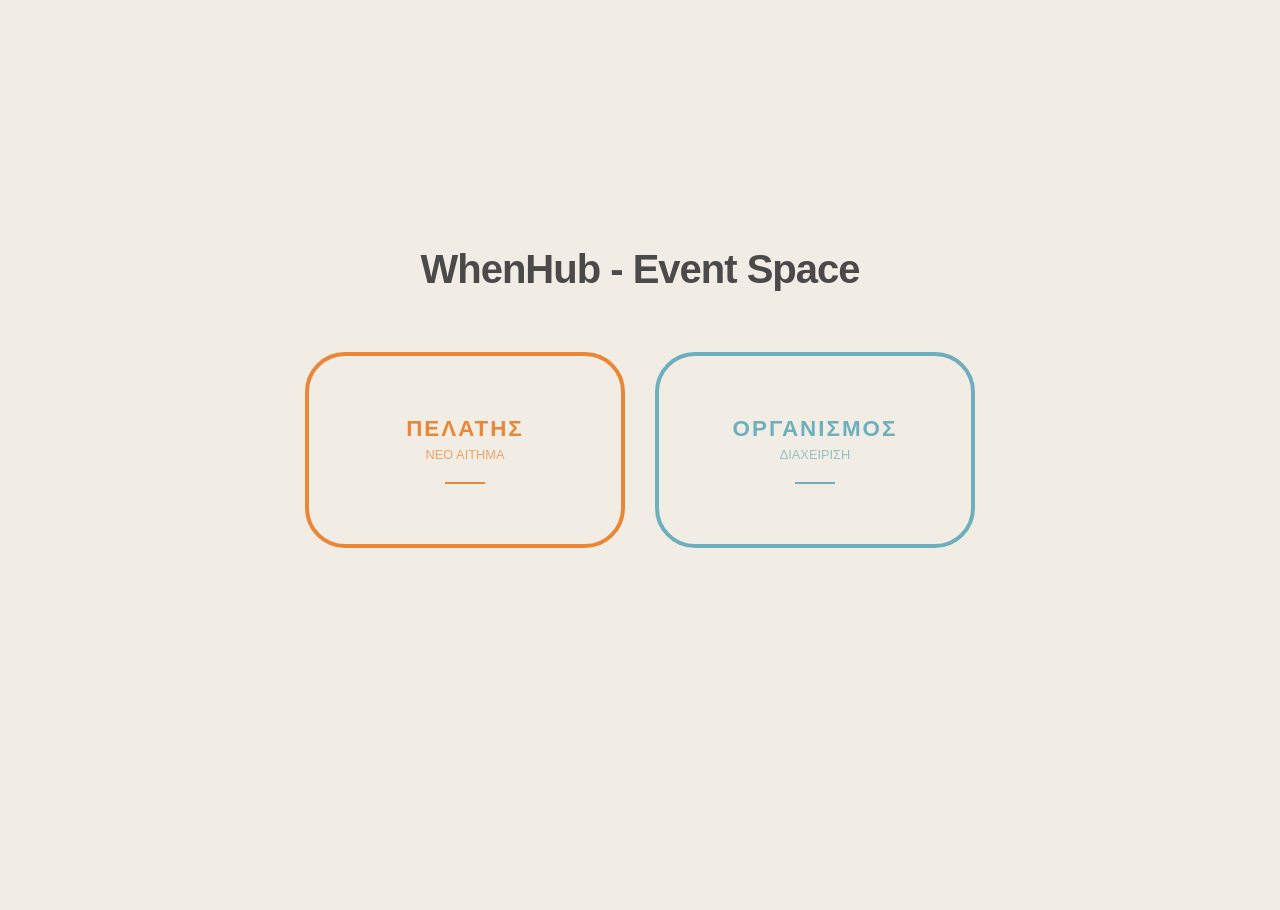
<file: index.html>
<!DOCTYPE html>
<html lang="el">
<head>
    <meta charset="UTF-8">
    <title>WhenHub Event Space</title>
    <link rel="stylesheet" href="css/style.css">
    <link rel="stylesheet" href="css/indexStyle.css">
    <link rel="icon" href="icons/favicon.png" type="image/png">
</head>
  <body class="selection-body">
    <div class="main-wrapper">
      <div class="landing-layout">
          <h1 class="landing-title">WhenHub - Event Space</h1>
          
          <div class="options-row">
              <!-- Επιλογή Πελάτη -->
              <a href="pages/clientsInterface.html" class="minimal-box client-border">
                  <span class="box-label">ΠΕΛΑΤΗΣ</span>
                  <span class="box-sub">Νέο Αίτημα</span>
                  <div class="line-decorator"></div>
              </a>

              <!-- Επιλογή Οργανισμού -->
              <a href="pages/login.html" class="minimal-box org-border">
                  <span class="box-label">ΟΡΓΑΝΙΣΜΟΣ</span>
                  <span class="box-sub">Διαχείριση</span>
                  <div class="line-decorator"></div>
              </a>
          </div>
      </div>
    </div>
  </body>
</html>
</file>
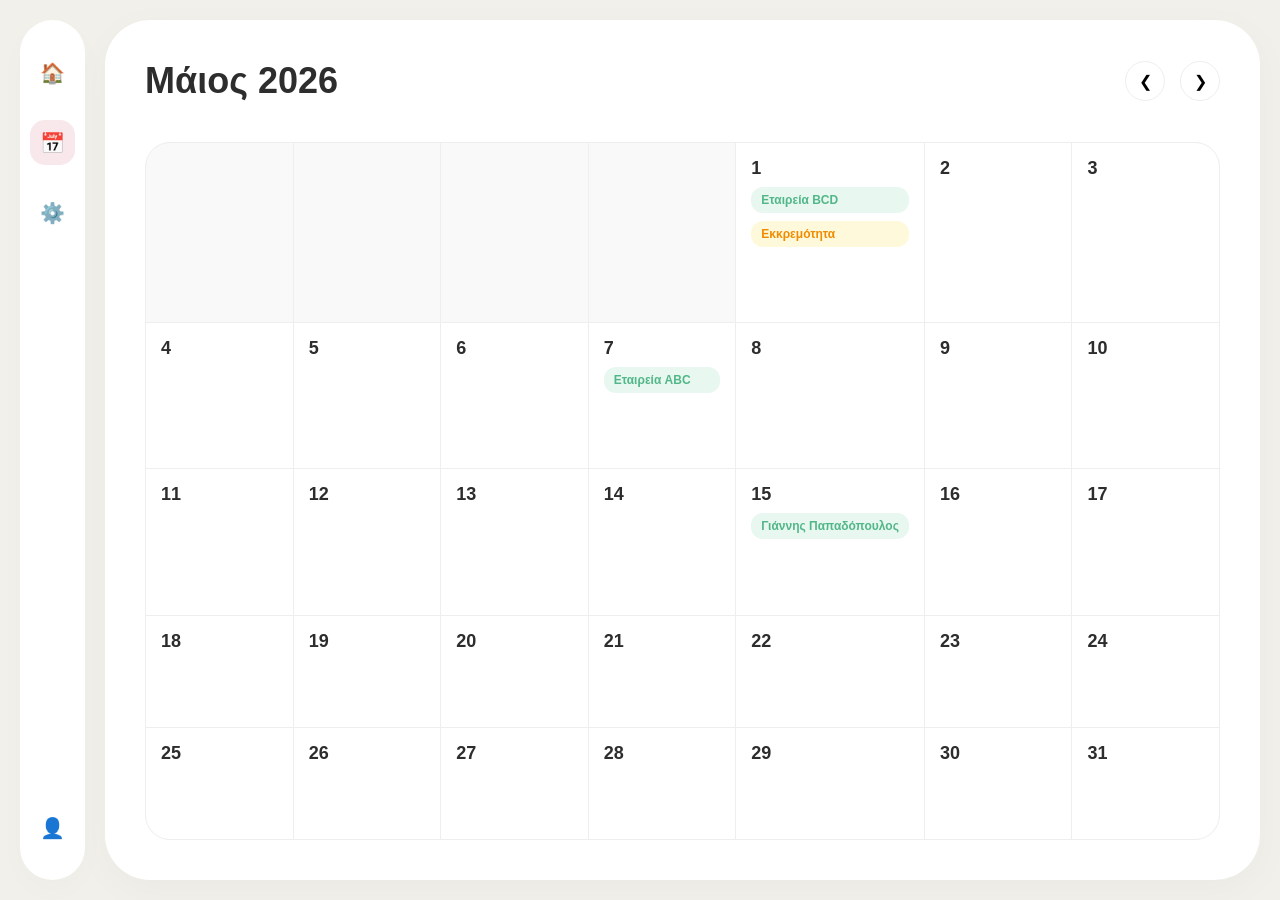
<file: calendar.html>
<!DOCTYPE html>
<html lang="el">
<head>
    <meta charset="UTF-8">
    <meta name="viewport" content="width=device-width, initial-scale=1.0">
    <title>Modern Calendar Full</title>
    <style>
        :root {
            --bg-color: #f1f0ea; /* Το κρεμ φόντο */
            --card-bg: #ffffff;
            --text-main: #2d2d2d;
            --accent-soft: #f8e7eb; 
            --btn-green: #e8f7f0;
            --btn-red: #fcecee;
            --text-green: #52b788;
            --text-red: #e63946;
            --border-ui: #eeeeee;
        }

        body {
            font-family: 'Segoe UI', Roboto, sans-serif;
            background-color: var(--bg-color);
            margin: 0;
            display: flex;
            height: 100vh;
            overflow: hidden;
        }

        /* Sidebar - Στενή μπάρα */
        .sidebar {
            width: 80px;
            background: white;
            margin: 20px;
            border-radius: 35px;
            display: flex;
            flex-direction: column;
            align-items: center;
            padding: 30px 0;
            gap: 25px;
            box-shadow: 0 10px 30px rgba(0,0,0,0.02);
        }

        .side-icon {
            width: 45px;
            height: 45px;
            border-radius: 15px;
            display: flex;
            align-items: center;
            justify-content: center;
            cursor: pointer;
            font-size: 20px;
            transition: all 0.3s;
        }

        .side-icon.active {
            background-color: var(--accent-soft);
        }

        /* Κεντρικό Panel Ημερολογίου */
        .main-container {
            flex-grow: 1;
            margin: 20px 20px 20px 0;
            background: white;
            border-radius: 45px;
            padding: 40px;
            display: flex;
            flex-direction: column;
            box-shadow: 0 10px 40px rgba(0,0,0,0.03);
        }

        .calendar-header {
            display: flex;
            justify-content: space-between;
            align-items: center;
            margin-bottom: 40px;
        }

        .month-title {
            font-size: 36px;
            font-weight: 700;
            color: var(--text-main);
        }

        .nav-controls {
            display: flex;
            gap: 15px;
            align-items: center;
        }

        .nav-btn {
            width: 40px;
            height: 40px;
            border-radius: 50%;
            border: 1px solid #eee;
            background: white;
            cursor: pointer;
            display: flex;
            align-items: center;
            justify-content: center;
            font-size: 16px;
            transition: 0.2s;
        }

        .nav-btn:hover {
            background: var(--bg-color);
        }

        /* Grid */
        .calendar-grid {
            display: grid;
            grid-template-columns: repeat(7, 1fr);
            flex-grow: 1;
            border: 1px solid var(--border-ui);
            border-radius: 25px;
            overflow: hidden;
            background-color: var(--border-ui);
            gap: 1px;
        }

        .day-cell {
            background: white;
            padding: 15px;
            display: flex;
            flex-direction: column;
            gap: 8px;
            cursor: pointer;
            transition: 0.2s;
        }

        .day-cell:hover {
            background: #fdfdfd;
        }

        .day-num {
            font-size: 18px;
            font-weight: 600;
            color: #888;
        }

        .day-cell.current-month .day-num {
            color: var(--text-main);
        }

        /* Event Pills */
        .event-pill {
            font-size: 12px;
            padding: 6px 10px;
            border-radius: 12px;
            font-weight: 600;
            white-space: nowrap;
            overflow: hidden;
            text-overflow: ellipsis;
        }

        .pill-green { background: var(--btn-green); color: var(--text-green); }
        .pill-yellow { background: #fff9db; color: #f08c00; }

        /* Modal Details */
        .modal {
            display: none;
            position: fixed;
            top: 0; left: 0; width: 100%; height: 100%;
            background: rgba(241, 240, 234, 0.8);
            backdrop-filter: blur(8px);
            justify-content: center; align-items: center;
            z-index: 1000;
        }

        .modal-content {
            background: white;
            width: 450px;
            padding: 40px;
            border-radius: 40px;
            box-shadow: 0 30px 60px rgba(0,0,0,0.1);
            text-align: left;
        }

        .close-btn {
            background: var(--btn-red);
            color: var(--text-red);
            border: none;
            padding: 10px 25px;
            border-radius: 15px;
            cursor: pointer;
            font-weight: bold;
            margin-top: 20px;
        }
    </style>
</head>
<body>

    <div class="sidebar">
        <div class="side-icon">🏠</div>
        <div class="side-icon active">📅</div>
        <div class="side-icon">⚙️</div>
        <div style="margin-top: auto;" class="side-icon">👤</div>
    </div>

    <div class="main-container">
        <div class="calendar-header">
            <div class="month-title" id="monthLabel">Μάιος 2026</div>
            <div class="nav-controls">
                <button class="nav-btn" onclick="changeMonth(-1)">❮</button>
                <button class="nav-btn" onclick="changeMonth(1)">❯</button>
            </div>
        </div>

        <div class="calendar-grid" id="calendarGrid">
            </div>
    </div>

    <div id="eventModal" class="modal" onclick="closeModal()">
        <div class="modal-content" onclick="event.stopPropagation()">
            <h2 id="modalDateTitle" style="margin-top:0">Λεπτομέρειες</h2>
            <div id="modalData"></div>
            <button class="close-btn" onclick="closeModal()">Κλείσιμο</button>
        </div>
    </div>

    <script>
        let viewDate = new Date(2026, 4, 1); // Μάιος 2026
        
        // Demo Δεδομένα
        const mockEvents = {
            "2026-04-15": [{ title: "Γιάννης Παπαδόπουλος", type: "pill-green", info: "Ιδιώτης • 18:00" }],
            "2026-04-01": [{ title: "Εταιρεία BCD", type: "pill-green", info: "Εταιρεία • 10:30" }, { title: "Εκκρεμότητα", type: "pill-yellow", info: "Τιμολόγηση" }],
            "2026-04-07": [{ title: "Εταιρεία ABC", type: "pill-green", info: "Project Launch" }]
        };

        function renderCalendar() {
            const grid = document.getElementById('calendarGrid');
            const label = document.getElementById('monthLabel');
            grid.innerHTML = '';

            const year = viewDate.getFullYear();
            const month = viewDate.getMonth();
            const monthNames = ["Ιανουάριος", "Φεβρουάριος", "Μάρτιος", "Απρίλιος", "Μάιος", "Ιούνιος", "Ιούλιος", "Αύγουστος", "Σεπτέμβριος", "Οκτώβριος", "Νοέμβριος", "Δεκέμβριος"];
            
            label.innerText = `${monthNames[month]} ${year}`;

            const firstDay = new Date(year, month, 1).getDay();
            const daysInMonth = new Date(year, month + 1, 0).getDate();
            
            // Υπολογισμός offset (Δευτέρα ως πρώτη μέρα)
            const offset = (firstDay === 0) ? 6 : firstDay - 1;

            // Κενά προηγούμενου μήνα
            for (let i = 0; i < offset; i++) {
                const empty = document.createElement('div');
                empty.className = 'day-cell';
                empty.style.background = '#f9f9f9';
                grid.appendChild(empty);
            }

            // Ημέρες τρέχοντος μήνα
            for (let d = 1; d <= daysInMonth; d++) {
                const dateStr = `${year}-${String(month).padStart(2, '0')}-${String(d).padStart(2, '0')}`;
                const cell = document.createElement('div');
                cell.className = 'day-cell current-month';
                cell.onclick = () => openModal(dateStr, d, monthNames[month]);

                let html = `<div class="day-num">${d}</div>`;
                
                if (mockEvents[dateStr]) {
                    mockEvents[dateStr].forEach(ev => {
                        html += `<div class="event-pill ${ev.type}">${ev.title}</div>`;
                    });
                }
                
                cell.innerHTML = html;
                grid.appendChild(cell);
            }
        }

        function changeMonth(dir) {
            viewDate.setMonth(viewDate.getMonth() + dir);
            renderCalendar();
        }

        function openModal(dateStr, day, monthName) {
            const modal = document.getElementById('eventModal');
            const title = document.getElementById('modalDateTitle');
            const data = document.getElementById('modalData');

            title.innerText = `${day} ${monthName}`;
            
            if (mockEvents[dateStr]) {
                data.innerHTML = mockEvents[dateStr].map(ev => `
                    <div style="margin-bottom:20px; padding:15px; background:#f9f9f9; border-radius:20px;">
                        <strong style="color:var(--text-green)">${ev.title}</strong><br>
                        <span style="font-size:14px; color:#666">${ev.info}</span>
                    </div>
                `).join('');
            } else {
                data.innerHTML = "<p>Καμία προγραμματισμένη εκδήλωση.</p>";
            }
            modal.style.display = 'flex';
        }

        function closeModal() {
            document.getElementById('eventModal').style.display = 'none';
        }

        renderCalendar();
    </script>
</body>
</html>
</file>
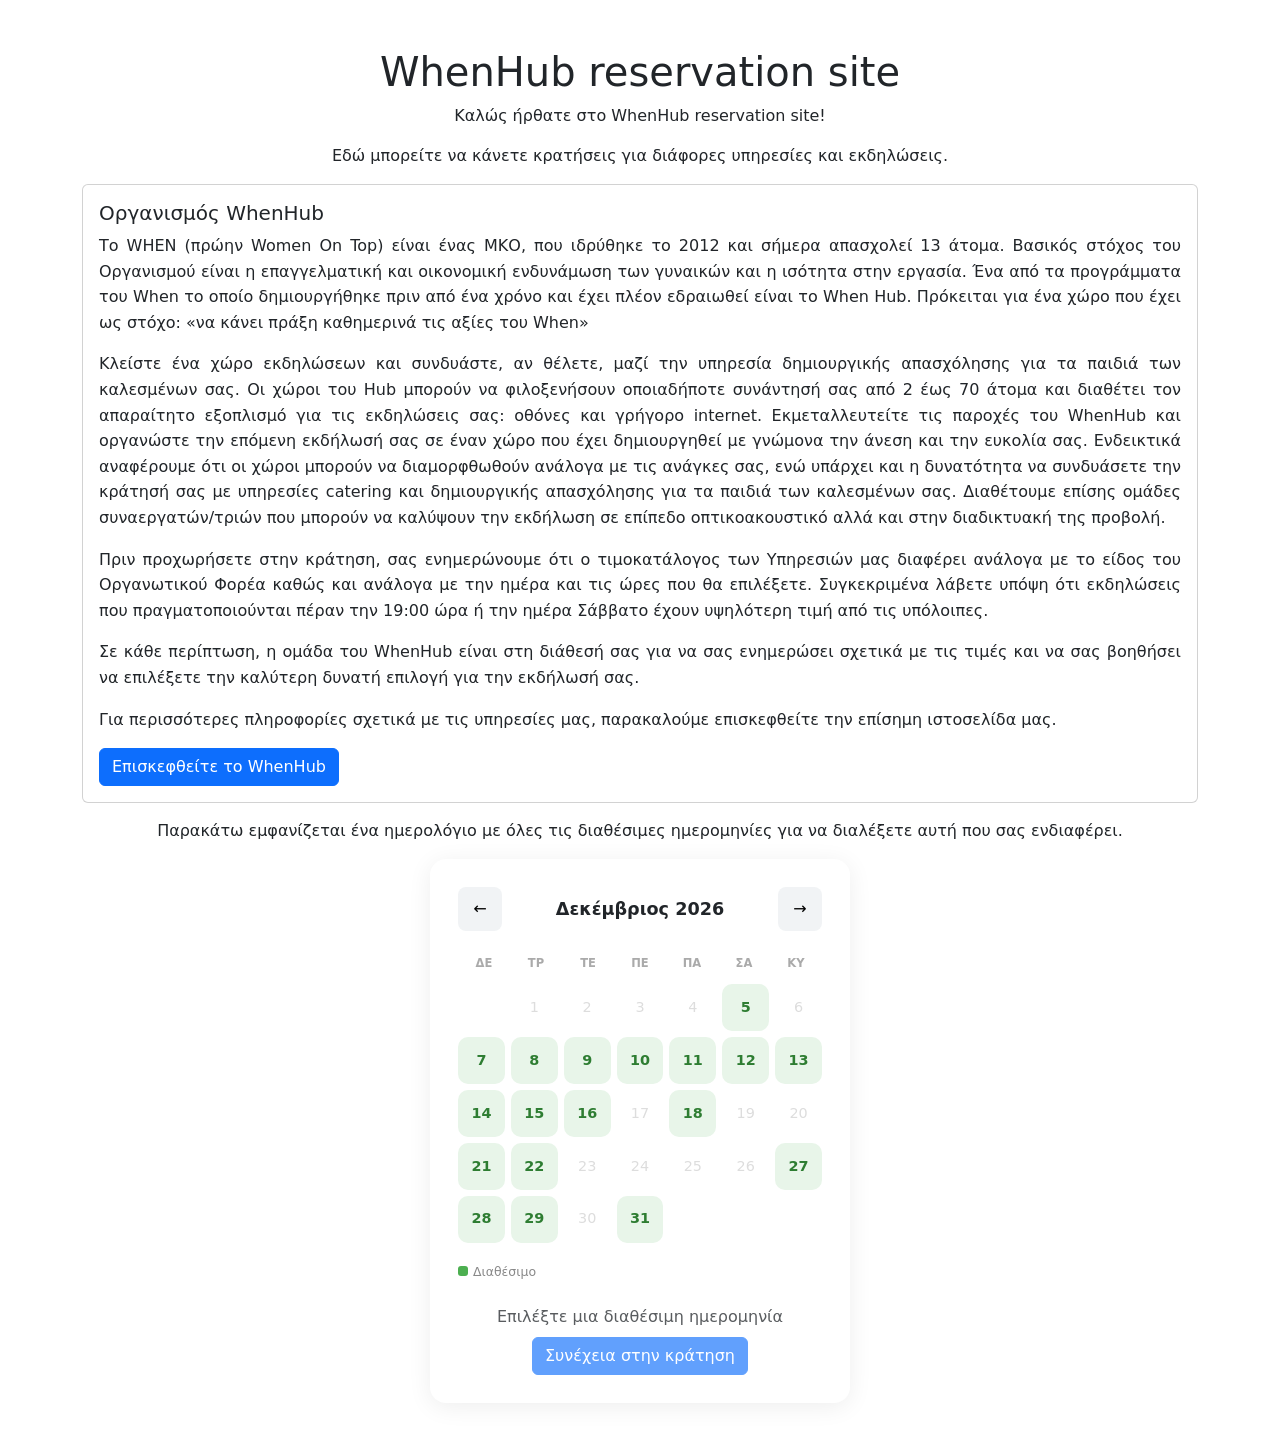
<file: clientsInterface.html>
<!DOCTYPE html>
<html lang="el">
<head>
  <meta charset="UTF-8">
  <meta name="viewport" content="width=device-width, initial-scale=1.0">
  <title>ReserveSpace</title>
  <!-- Bootstrap CSS -->
  <link href="https://cdn.jsdelivr.net/npm/bootstrap@5.3.0/dist/css/bootstrap.min.css" rel="stylesheet">
   <link rel="stylesheet" href="clientsInterface.css">
</head>
<body>

  <div class="container mt-5">
    <h1 class="text-center">WhenHub reservation site</h1>
    <p class="text-center">Καλώς ήρθατε στο WhenHub reservation site!</p>
    <p class="text-center">Εδώ μπορείτε να κάνετε κρατήσεις για διάφορες υπηρεσίες και εκδηλώσεις.</p>
    <div class="card mb-3">
      <div class="card-body">
        <h5 class="card-title">Οργανισμός WhenHub</h5>
        <p class="card-text">Το WHEN (πρώην Women On Top) είναι ένας ΜΚΟ, που ιδρύθηκε το 2012 και σήμερα απασχολεί 13 άτομα. Βασικός στόχος του Οργανισμού είναι η επαγγελματική και οικονομική ενδυνάμωση των γυναικών και η ισότητα στην εργασία.
          Ένα από τα προγράμματα του When το οποίο δημιουργήθηκε πριν από ένα χρόνο και έχει πλέον εδραιωθεί είναι το When Hub. Πρόκειται για ένα χώρο που έχει ως στόχο: «να κάνει πράξη καθημερινά τις αξίες του When»
        </p>
        <p class="card-text">Κλείστε ένα χώρο εκδηλώσεων και συνδυάστε, αν θέλετε, μαζί την υπηρεσία δημιουργικής απασχόλησης για τα παιδιά των καλεσμένων σας.

          Οι χώροι του Hub μπορούν να φιλοξενήσουν οποιαδήποτε συνάντησή σας από 2 έως 70 άτομα και διαθέτει τον απαραίτητο εξοπλισμό για τις εκδηλώσεις σας: οθόνες και γρήγορο internet.
          
          Εκμεταλλευτείτε τις παροχές του WhenHub και οργανώστε την επόμενη εκδήλωσή σας σε έναν χώρο που έχει δημιουργηθεί με γνώμονα την άνεση και την ευκολία σας.
          Ενδεικτικά αναφέρουμε ότι οι χώροι μπορούν να διαμορφθωθούν ανάλογα με τις ανάγκες σας, ενώ υπάρχει και η δυνατότητα να συνδυάσετε την κράτησή σας με υπηρεσίες catering και δημιουργικής απασχόλησης για τα παιδιά των καλεσμένων σας.
          Διαθέτουμε επίσης ομάδες συναεργατών/τριών που μπορούν να καλύψουν την εκδήλωση σε επίπεδο οπτικοακουστικό αλλά και στην διαδικτυακή της προβολή.
        </p>
        <p class="card-text"> Πριν προχωρήσετε στην κράτηση, σας ενημερώνουμε ότι ο τιμοκατάλογος των Υπηρεσιών μας διαφέρει ανάλογα με το είδος του Οργανωτικού Φορέα καθώς και ανάλογα με την ημέρα και τις ώρες που θα επιλέξετε.
          Συγκεκριμένα λάβετε υπόψη ότι εκδηλώσεις που πραγματοποιούνται πέραν την 19:00 ώρα ή την ημέρα Σάββατο έχουν υψηλότερη τιμή από τις υπόλοιπες. 
        </p>
          <p class="card-text">
            Σε κάθε περίπτωση, η ομάδα του WhenHub είναι στη διάθεσή σας για να σας ενημερώσει σχετικά με τις τιμές και να σας βοηθήσει να επιλέξετε την καλύτερη δυνατή επιλογή για την εκδήλωσή σας.   
        </p>
        <p class="card-text">
          Για περισσότερες πληροφορίες σχετικά με τις υπηρεσίες μας, παρακαλούμε επισκεφθείτε την επίσημη ιστοσελίδα μας.
        </p>
          <a href="https://hub.when.org.gr/" class="btn btn-primary">Επισκεφθείτε το WhenHub</a>
      </div>
    </div>
      <p class="text-center"> Παρακάτω εμφανίζεται ένα ημερολόγιο με όλες τις διαθέσιμες
        ημερομηνίες για να διαλέξετε αυτή που σας ενδιαφέρει.
      </p>
    </div>
      
    <div class="mt-3">
      <div class="mt-3 mb-5">
        <div class="cal-card">
          <div class="cal-nav">
            <button onclick="changeMonth(-1)">&#8592;</button>
            <div class="cal-month" id="calMonth"></div>
            <button onclick="changeMonth(1)">&#8594;</button>
          </div>
          <div class="weekdays">
            <div class="weekday">Δε</div>
            <div class="weekday">Τρ</div>
            <div class="weekday">Τε</div>
            <div class="weekday">Πε</div>
            <div class="weekday">Πα</div>
            <div class="weekday">Σα</div>
            <div class="weekday">Κυ</div>
          </div>
          <div class="days" id="daysGrid"></div>
          <div class="legend">
            <span><span class="legend-dot" style="background:#4caf50"></span>Διαθέσιμο</span>
          </div>
          <div class="text-center mt-4">
            <p id="selectedDateLabel" class="mb-2 text-muted">Επιλέξτε μια διαθέσιμη ημερομηνία</p>
            <button id="continueBtn" class="btn btn-primary" onclick="goToForm()" disabled>
              Συνέχεια στην κράτηση
            </button>
          </div>
        </div>
      </div>
    </div>
 
  <script src="https://cdn.jsdelivr.net/npm/bootstrap@5.3.0/dist/js/bootstrap.bundle.min.js"></script>
  <script src="clientsInterface.js"></script>
</body>
</html>
</file>
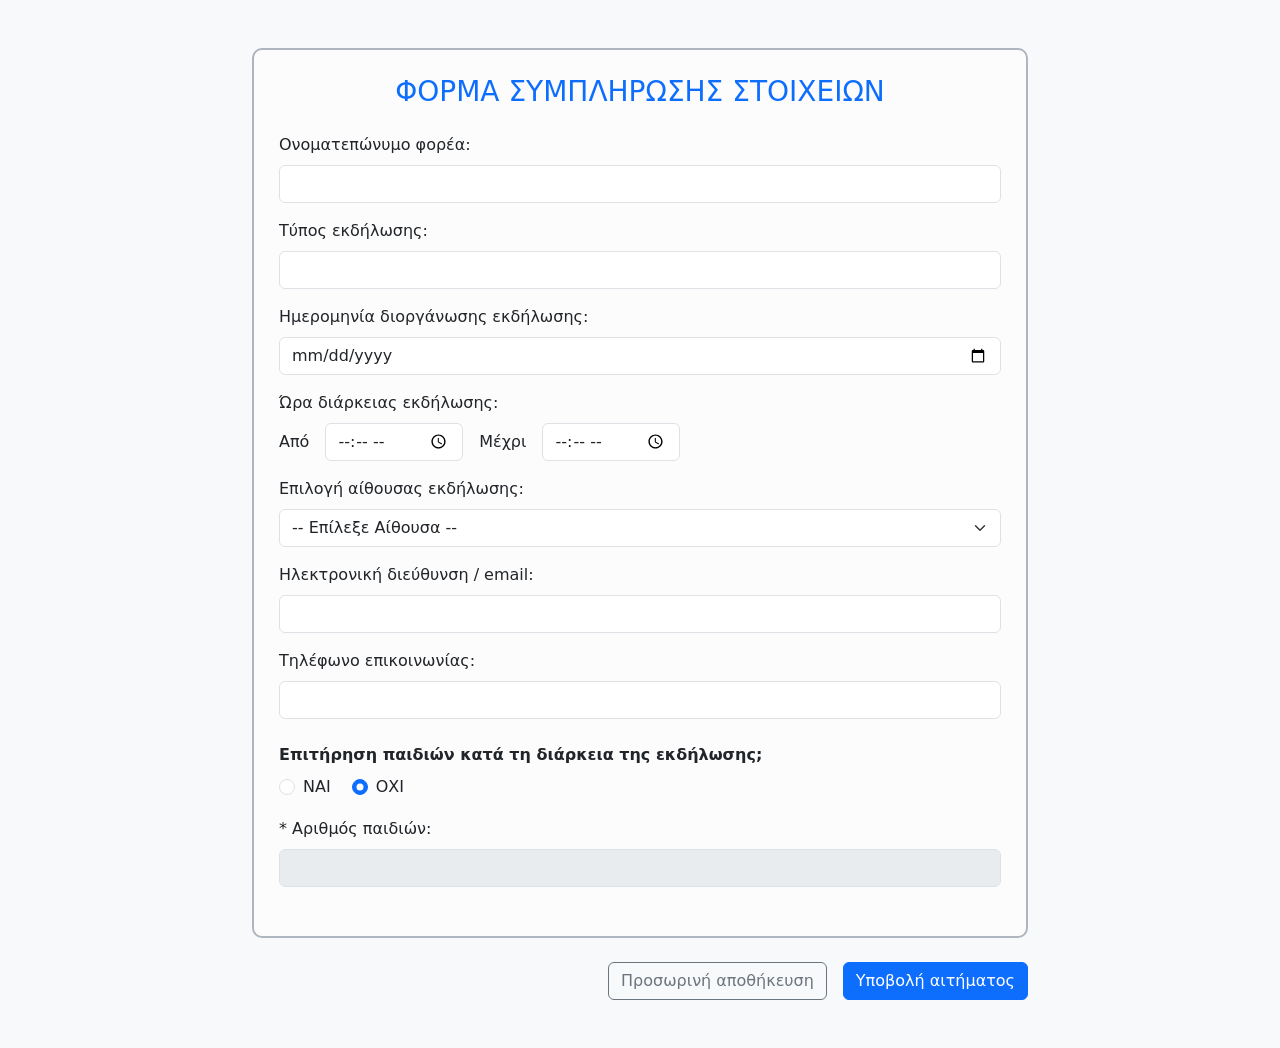
<file: forma.html>
<!DOCTYPE html>
<html lang="el">
<head>
    <meta charset="UTF-8">
    <meta name="viewport" content="width=device-width, initial-scale=1.0">
    <title>Φόρμα Εκδήλωσης</title>
    <link href="https://cdn.jsdelivr.net/npm/bootstrap@5.3.0/dist/css/bootstrap.min.css" rel="stylesheet">
    <style>
        .form-box {
            border: 2px solid #aeb5be;
            padding: 25px;
            margin-bottom: 20px;
            border-radius: 10px;
            background-color: #fcfcfc;
        }
    </style>
</head>
<body class="bg-light">

<div class="container mt-5 mb-5" style="max-width: 800px;">
    <form id="eventForm">
        <div class="form-box">
            <h3 class="mb-4 text-center text-primary">ΦΟΡΜΑ ΣΥΜΠΛΗΡΩΣΗΣ ΣΤΟΙΧΕΙΩΝ</h3>
            
            <div class="mb-3">
                <label for="fullName" class="form-label">Ονοματεπώνυμο φορέα:</label>
                <input type="text" class="form-control" id="fullName" name="fullName">
            </div>
            
            <div class="mb-3">
                <label for="eventType" class="form-label">Τύπος εκδήλωσης:</label>
                <input type="text" class="form-control" id="eventType" name="eventType">
            </div>
            
            <div class="mb-3">
                <label for="eventDate" class="form-label">Ημερομηνία διοργάνωσης εκδήλωσης:</label>
                <input type="date" class="form-control" id="eventDate" name="eventDate">
            </div>

            <div class="mb-3">
                <label class="form-label">Ώρα διάρκειας εκδήλωσης:</label>
                <div class="row g-3 align-items-center">
                    <div class="col-auto">
                        <label for="timeFrom" class="col-form-label">Από</label>
                    </div>
                    <div class="col-auto">
                        <input type="time" class="form-control" id="timeFrom" name="timeFrom">
                    </div>
                    <div class="col-auto">
                        <label for="timeTo" class="col-form-label">Μέχρι</label>
                    </div>
                    <div class="col-auto">
                        <input type="time" class="form-control" id="timeTo" name="timeTo">
                    </div>
                </div>
            </div>
            
            <div class="mb-3 mt-3">
                <label for="room" class="form-label">Επιλογή αίθουσας εκδήλωσης:</label>
                <select class="form-select" id="room" name="room">
                    <option value="">-- Επίλεξε Αίθουσα --</option>
                    <option value="1">Αίθουσα 1 (Μικρή)</option>
                    <option value="2">Αίθουσα 2 (Μεγάλη)</option>
                </select>
            </div>
            
            <div class="mb-3">
                <label for="email" class="form-label">Ηλεκτρονική διεύθυνση / email:</label>
                <input type="email" class="form-control" id="email" name="email">
            </div>
            
            <div class="mb-3">
                <label for="phone" class="form-label">Τηλέφωνο επικοινωνίας:</label>
                <input type="tel" class="form-control" id="phone" name="phone">
            </div>
            
            <div class="mb-3 mt-4">
                <label class="form-label fw-bold d-block">Επιτήρηση παιδιών κατά τη διάρκεια της εκδήλωσης;</label>
                <div class="form-check form-check-inline">
                    <input class="form-check-input" type="radio" name="supervision" id="supervisionYes" value="yes">
                    <label class="form-check-label" for="supervisionYes">ΝΑΙ</label>
                </div>
                <div class="form-check form-check-inline">
                    <input class="form-check-input" type="radio" name="supervision" id="supervisionNo" value="no" checked>
                    <label class="form-check-label" for="supervisionNo">ΟΧΙ</label>
                </div>
            </div>

            <div class="mb-4">
                <label for="childrenCount" class="form-label">* Αριθμός παιδιών:</label>
                <input type="number" class="form-control" id="childrenCount" name="childrenCount" disabled>
            </div>
        </div> 

        <div class="d-flex justify-content-end gap-3 mt-4">
            <button type="button" class="btn btn-outline-secondary" id="saveDraftBtn">Προσωρινή αποθήκευση</button>
            <button type="submit" class="btn btn-primary" id="submitBtn">Υποβολή αιτήματος</button>
        </div>
    </form>
</div>

<script>
    const radioYes = document.getElementById('supervisionYes');
    const radioNo = document.getElementById('supervisionNo');
    const childrenInput = document.getElementById('childrenCount');

    function checkSupervision() {
        if (radioYes.checked) {
            childrenInput.disabled = false;
        } else {
            childrenInput.disabled = true;
            childrenInput.value = '';
        }
    }

    radioYes.addEventListener('change', checkSupervision);
    radioNo.addEventListener('change', checkSupervision);

    document.getElementById('saveDraftBtn').addEventListener('click', function() {
        alert('Η φόρμα αποθηκεύτηκε προσωρινά!');
    });

    document.getElementById('eventForm').addEventListener('submit', function(event) {
        event.preventDefault(); 
        alert('Το αίτημά σας στάλθηκε με επιτυχία!');
    });
</script>

</body>
</html>
</file>
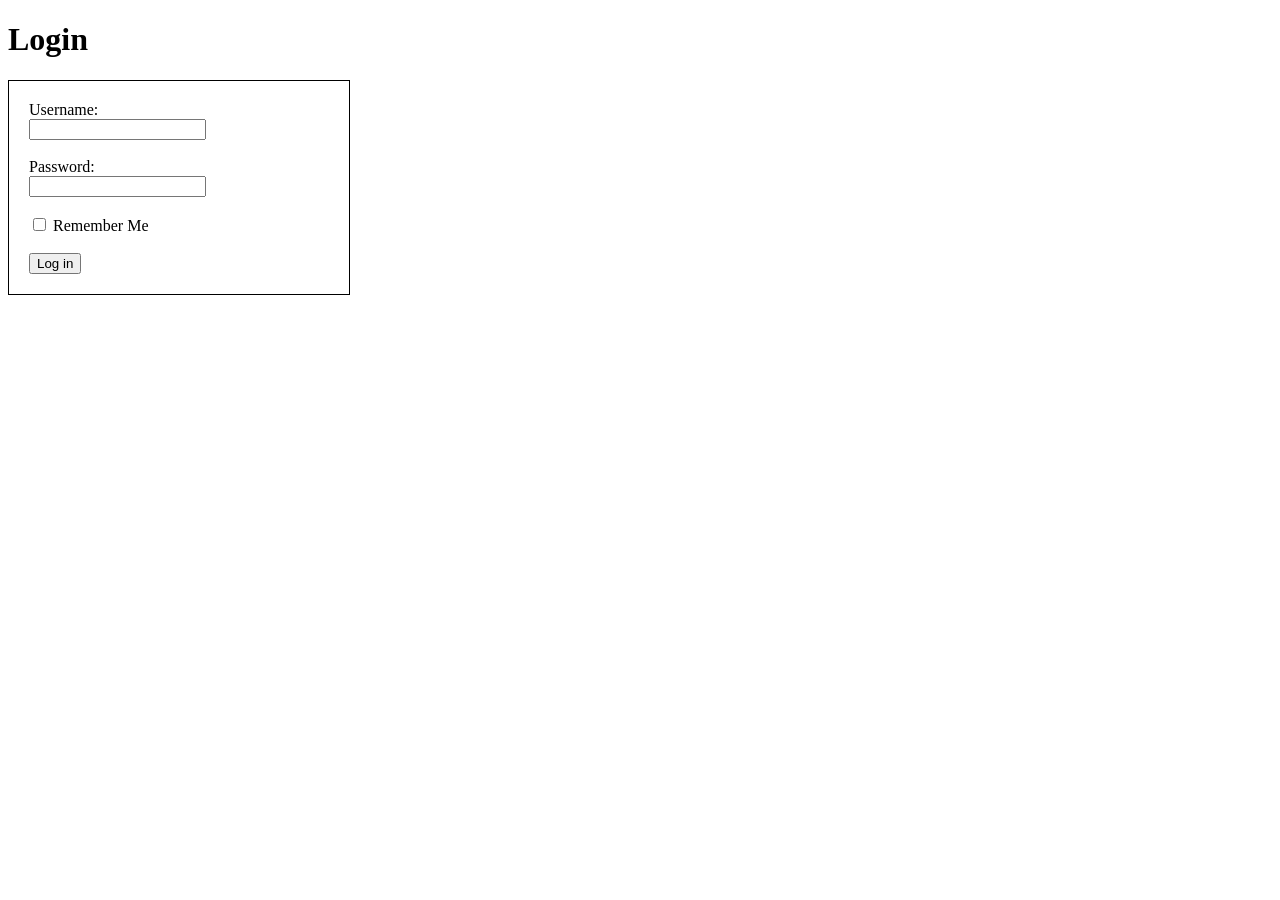
<file: login.html>
<!DOCTYPE html>
<html>
<head>
  <title>Login</title>

  <style>
    .container {
      border: 1px solid black;
      width: 300px;
      padding: 20px;
    }
  </style>

</head>

<body>

  <h1>Login</h1>

  <div class="container">

    <form>

      Username:<br>
      <input type="text"><br><br>

      Password:<br>
      <input type="password"><br><br>

      <input type="checkbox"> Remember Me<br><br>

      <button type="submit">Log in</button>

    </form>

</body>

</html>
</file>
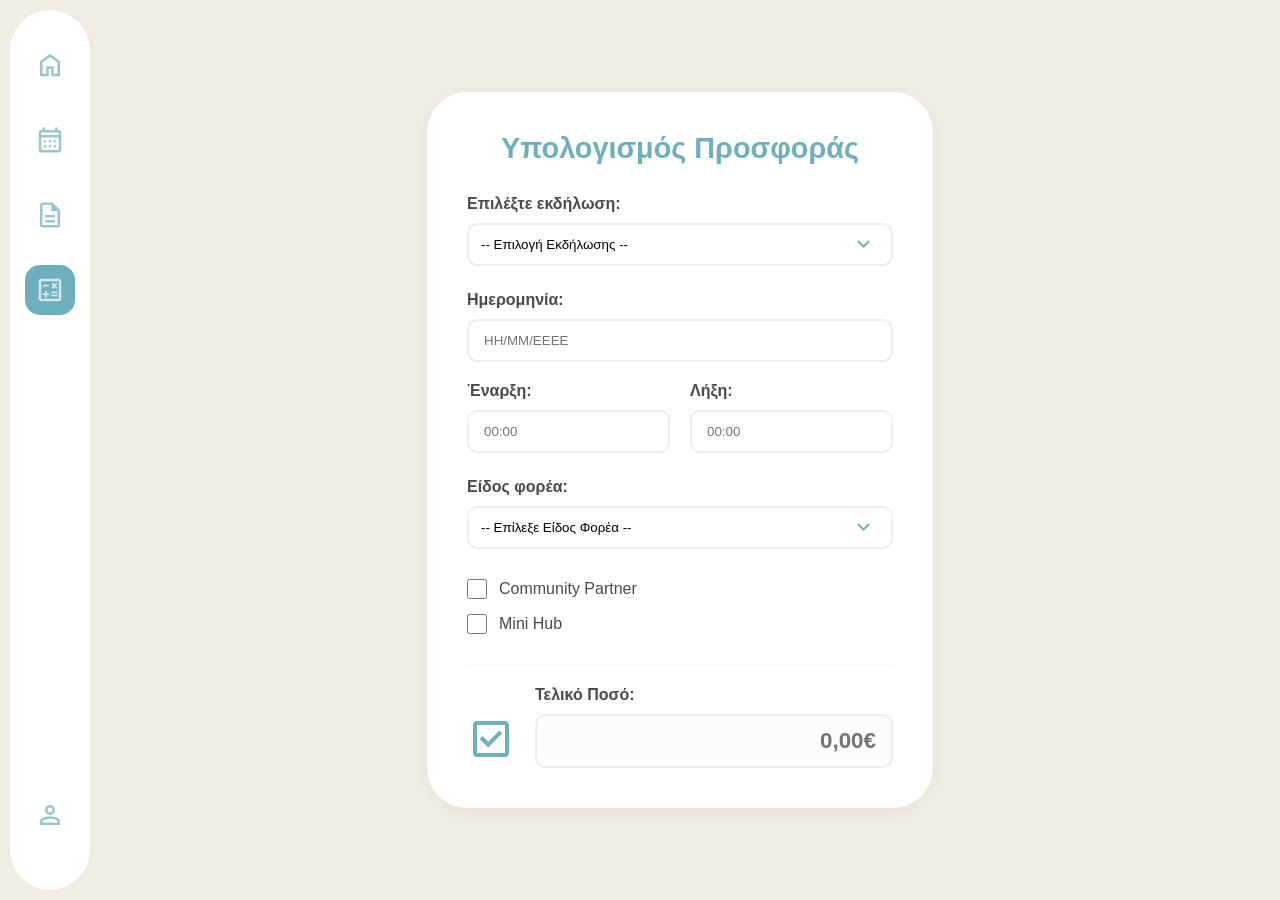
<file: pages/calculator.html>
<!DOCTYPE html>

<html lang="el">

<head>
    <meta charset="UTF-8">
    <meta name="viewport" content="width=device-width, initial-scale=1.0">
    <title>Calculator</title>
    <link rel="stylesheet" href="../css/style.css">
    <link rel="stylesheet" href="../css/sidebar.css">
    <link rel="stylesheet" href="../css/calculator.css">
    <link rel="icon" href="../icons/favicon.png" type="image/png">
</head>

<body>

    <!-- SIDEBAR -->
    <div class="sidebar">
        <a href="homepage.html" class="nav-item" title="Αρχική"><img src="../icons/home.svg" class="nav-icon"></a>
        <a href="calendar.html" class="nav-item" title="Ημερολόγιο"><img src="../icons/calendar.svg" class="nav-icon"></a>
        <a href="requests.html" class="nav-item" title="Αιτήματα"><img src="../icons/request.svg" class="nav-icon"></a>
        <a href="calculator.html" class="nav-item active" title="Υπολογισμός Προσφοράς"><img src="../icons/calculator.svg" class="nav-icon"></a>
        <div class="user-menu-container" style="margin-top: auto;">
            <div id="logout-popover" class="logout-popover hidden">
                <button onclick="handleLogout()" class="logout-btn">Έξοδος</button>
            </div>
            <div class="nav-item" onclick="toggleLogoutMenu(event)" title="Λογαριασμός" style="cursor:pointer; margin-bottom:0;">
                <img src="../icons/account.svg" class="nav-icon">
            </div>
        </div>
    </div>

    <div class="main-wrapper">

        <main class="content">
            <div class="form-container">

                <h2>Υπολογισμός Προσφοράς</h2>

                <div class="form-group">
            

                    <label class="field-title" for="eventSelect">Επιλέξτε εκδήλωση:</label>
                    <select class="input-select" id="eventSelect" name="eventSelect">
                        <option value="" disabled selected>-- Επιλογή Εκδήλωσης --</option>
                        <option value="Event 1">GreenPlanet</option>
                        <option value="Event 2">BrightStep AE</option>
                        <option value="Event 3">GlobalTech Solutions</option>
                    </select>
                </div>



                <div class="form-group">
                    <label class="field-title">Ημερομηνία:</label>
                    <input type="text" id="eventDate" placeholder="ΗΗ/ΜΜ/ΕΕΕΕ" maxlength="10" class="input-date">

                    <div class="time-row">

                        <div>
                            <label class="field-title">Έναρξη:</label>
                            <input type="text" id="startTime" placeholder="00:00" maxlength="5" class="input-time">
                        </div>

                        <div>
                            <label class="field-title">Λήξη:</label>
                            <input type="text" id="endTime" placeholder="00:00" maxlength="5" class="input-time">

                        </div>

                    </div>

                </div>
                <div class="form-group">

                    <label class="field-title" for="orgType">Είδος φορέα:</label>

                   <select class="input-select" id="orgType" name="orgType">
                        <option value="">-- Επίλεξε Είδος Φορέα --</option>
                        <option value="ΜΚΟ">ΜΚΟ</option>
                        <option value="Small Business">Μικρή Επιχείρηση</option>
                        <option value="Corporate">Μεγάλη Επιχείρηση</option>
                    </select>

                </div>

                <div class="checkbox-row">
                    <label class="checkbox-item">
                        <!-- Προσθήκη της κλάσης custom-tick εδώ -->
                        <input type="checkbox" id="communityPartner" class="custom-tick"> 
                        <span>Community Partner</span>
                    </label>

                    
                    <label class="checkbox-item">
                        <!-- Προσθήκη της κλάσης custom-tick εδώ -->
                        <input type="checkbox" id="minyHub" class="custom-tick"> 
                        <span>Mini Hub</span>
                    </label>
                </div>

               <div class="result-row">

    <div class="calc-check-wrapper" onclick="calculateOffer()">

        <img src="../icons/checkbox.svg" alt="Calculate" class="calc-icon">

    </div>


        <div class="amount-wrapper">
            <label class="field-title">Τελικό Ποσό:</label>
            <input type="text" id="finalAmount" class="input-amount" placeholder="0,00€" readonly>
        </div>

    </div>
            </div>
        </main>
    </div>

    <script src="../js/calculator.js"></script>
    <script src="../js/script.js"></script>

</body>

</html>
</file>
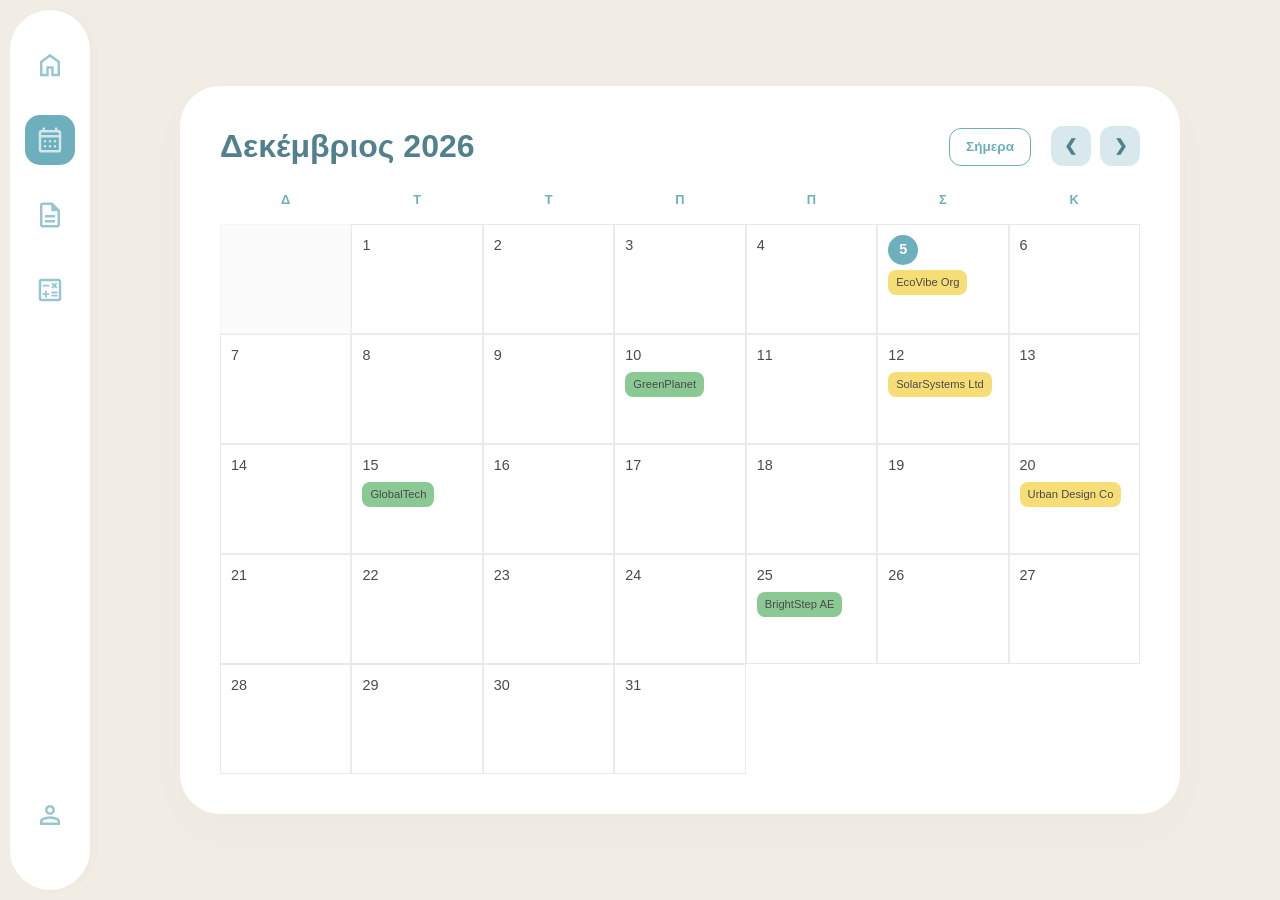
<file: pages/calendar.html>
<!DOCTYPE html>
<html lang="el">
<head>
    <meta charset="UTF-8">
    <meta name="viewport" content="width=device-width, initial-scale=1.0">
    <title>Calendar</title>
    <link href="https://cdn.jsdelivr.net/npm/bootstrap@5.3.0/dist/css/bootstrap.min.css" rel="stylesheet">
    <link rel="stylesheet" href="../css/style.css">
    <link rel="stylesheet" href="../css/sidebar.css">
    <link rel="stylesheet" href="../css/calendarStyle.css">
    <link rel="icon" href="../icons/favicon.png" type="image/png">
</head>
<body>

    <!-- SIDEBAR -->
    <div class="sidebar">
        <a href="homepage.html" class="nav-item" title="Αρχική"><img src="../icons/home.svg" class="nav-icon"></a>
        <a href="calendar.html" class="nav-item active" title="Ημερολόγιο"><img src="../icons/calendar.svg" class="nav-icon"></a>
        <a href="requests.html" class="nav-item" title="Αιτήματα"><img src="../icons/request.svg" class="nav-icon"></a>
        <a href="calculator.html" class="nav-item" title="Υπολογισμός Προσφοράς"><img src="../icons/calculator.svg" class="nav-icon"></a>
        
        <div class="user-menu-container" style="margin-top: auto;">
            <div id="logout-popover" class="logout-popover hidden">
                <button onclick="handleLogout()" class="logout-btn">Έξοδος</button>
            </div>
            <div class="nav-item" onclick="toggleLogoutMenu(event)" title="Λογαριασμός" style="cursor:pointer; margin-bottom:0;">
                <img src="../icons/account.svg" class="nav-icon">
            </div>
        </div>
    </div>

    <div class="main-wrapper">
        <div class="calendar-card">
            <!-- Header Ημερολογίου -->
            <div class="d-flex justify-content-between align-items-center mb-4">
                <h2 id="monthDisplay" class="m-0" style="color: var(--accent-dark-color); font-weight: 700;">Μάιος 2026</h2>
                    <div>
                        <button class="btn-today" onclick="goToToday()">Σήμερα</button>
                        <button class="btn-nav" onclick="changeMonth(-1)">&#10094;</button>
                        <button class="btn-nav" onclick="changeMonth(1)">&#10095;</button>
                    </div>
            </div>

            <!-- Επικεφαλίδες Ημερών -->
            <div class="row g-0 text-center day-headers">
                <div class="col">Δ</div>
                <div class="col">Τ</div>
                <div class="col">Τ</div>
                <div class="col">Π</div>
                <div class="col">Π</div>
                <div class="col">Σ</div>
                <div class="col">Κ</div>
            </div>

            <!-- Το πλέγμα των ημερών θα μπει εδώ από τη JS -->
            <div id="calendarGrid" class="row g-0"></div>
        </div>
    </div>

    <div id="eventModal" class="modal-overlay hidden">
        <div class="modal-card">
            <div class="modal-header">
                <h2 id="modalTitle">Στοιχεία Εκδήλωσης</h2>
                <span class="close-modal" onclick="closeModal()">&times;</span>
            </div>
            
            <div class="modal-body-scroll">
                <form id="eventForm">
                    <!-- Βασικά Στοιχεία -->
                    <div class="form-row">
                        <div class="form-group">
                            <label>ΟΝΟΜΑ ΦΟΡΕΑ</label>
                            <input type="text" id="providerName">
                        </div>
                        <div class="form-group">
                            <label>ΕΙΔΟΣ ΦΟΡΕΑ</label>
                            <select id="providerType" class="input-select">
                                <option value="" disabled selected>Επιλέξτε είδος...</option>
                                <option value="mko">ΜΚΟ</option>
                                <option value="sme">Μικρομεσαία Επιχείρηση</option>
                                <option value="large">Μεγάλη Επιχείρηση</option>
                            </select>
                        </div>
                    </div>

                    <div class="form-row">
                        <div class="form-group">
                            <label>ΗΜΕΡΟΜΗΝΙΑ</label>
                            <input type="text" id="eventDate" readonly>
                        </div>
                        <div class="form-group">
                            <label>ΩΡΑ</label>
                            <input type="text" class="form-control" id="timeFrom" name="timeFrom" required>
                        </div>
                    </div>

                    <div class="form-row align-center">
                        <div class="form-group">
                            <label>ΑΡΙΘΜΟΣ ΑΤΟΜΩΝ</label>
                            <input type="number" class="form-control" id="peopleCount" name="peopleCount" min="1" max="70" required>
                        </div>
                        <div class="form-group check-group">
                            <label>MINI HUB</label>
                            <input type="checkbox" class="custom-tick" id="childCare">
                        </div>
                    </div>

                    <!-- Στοιχεία Επικοινωνίας -->
                    <h3 class="section-divider">Στοιχεία Επικοινωνίας</h3>
                    <div class="form-group">
                        <label>ΟΝΟΜΑΤΕΠΩΝΥΜΟ ΥΠΕΥΘΥΝΟΥ</label>
                        <input type="text" id="contactName">
                    </div>
                    <div class="form-row">
                        <div class="form-group">
                            <label>ΤΗΛΕΦΩΝΟ</label>
                            <input type="tel" id="contactPhone">
                        </div>
                        <div class="form-group">
                            <label>EMAIL</label>
                            <input type="email" id="contactEmail">
                        </div>
                    </div>

                    <!-- Λεπτομέρειες & Διάταξη -->
                    <h3 class="section-divider">Λεπτομέρειες</h3>
                    <div class="details-grid">
                        <div class="details-column">
                            <label>ΔΙΑΤΑΞΗ</label>
                            <label class="check-item"><input type="radio" name="layout" value="theatrical"> Θεατρική</label>
                            <label class="check-item"><input type="radio" name="layout" value="circle"> Κύκλος</label>
                            <label class="check-item"><input type="radio" name="layout" value="p-shape"> Π με τραπέζια</label>
                            <label class="check-item"><input type="radio" name="layout" value="school"> Σχολική</label>
                        </div>
                        <div class="details-column">
                            <label>ΕΞΟΠΛΙΣΜΟΣ / ΠΑΡΟΧΕΣ</label>
                            <label class="check-item"><input type="checkbox" value="monitor"> Μόνιτορ</label>
                            <label class="check-item"><input type="checkbox" value="mic"> Μικροφωνική</label>
                            <label class="check-item"><input type="checkbox" value="catering"> Catering</label>
                            <label class="check-item"><input type="checkbox" value="desk"> Registration Desk</label>
                        </div>
                    </div>
                    <!-- Προσθήκη Σχολίων πριν το Footer -->
                    <h3 class="section-divider">Επιπλέον Σημειώσεις</h3>
                    <div class="form-group">
                        <label>ΣΧΟΛΙΑ</label>
                        <textarea id="eventComments" rows="3" style="width: 100%; border: 2px solid #f0f0f0; border-radius: 15px; padding: 12px;"></textarea>
                    </div>

                    <div class="modal-footer">
                            <button type="button" class="btn-secondary" onclick="closeModal()">Ακύρωση</button>
                            <button type="submit" class="btn-primary">Αποθήκευση</button>
                    </div>
                </form>
            </div>
        </div>
    </div>

    <script src="../js/calendarScript.js"></script>
    <script src="../js/script.js"></script>
</body>
</html>
</file>
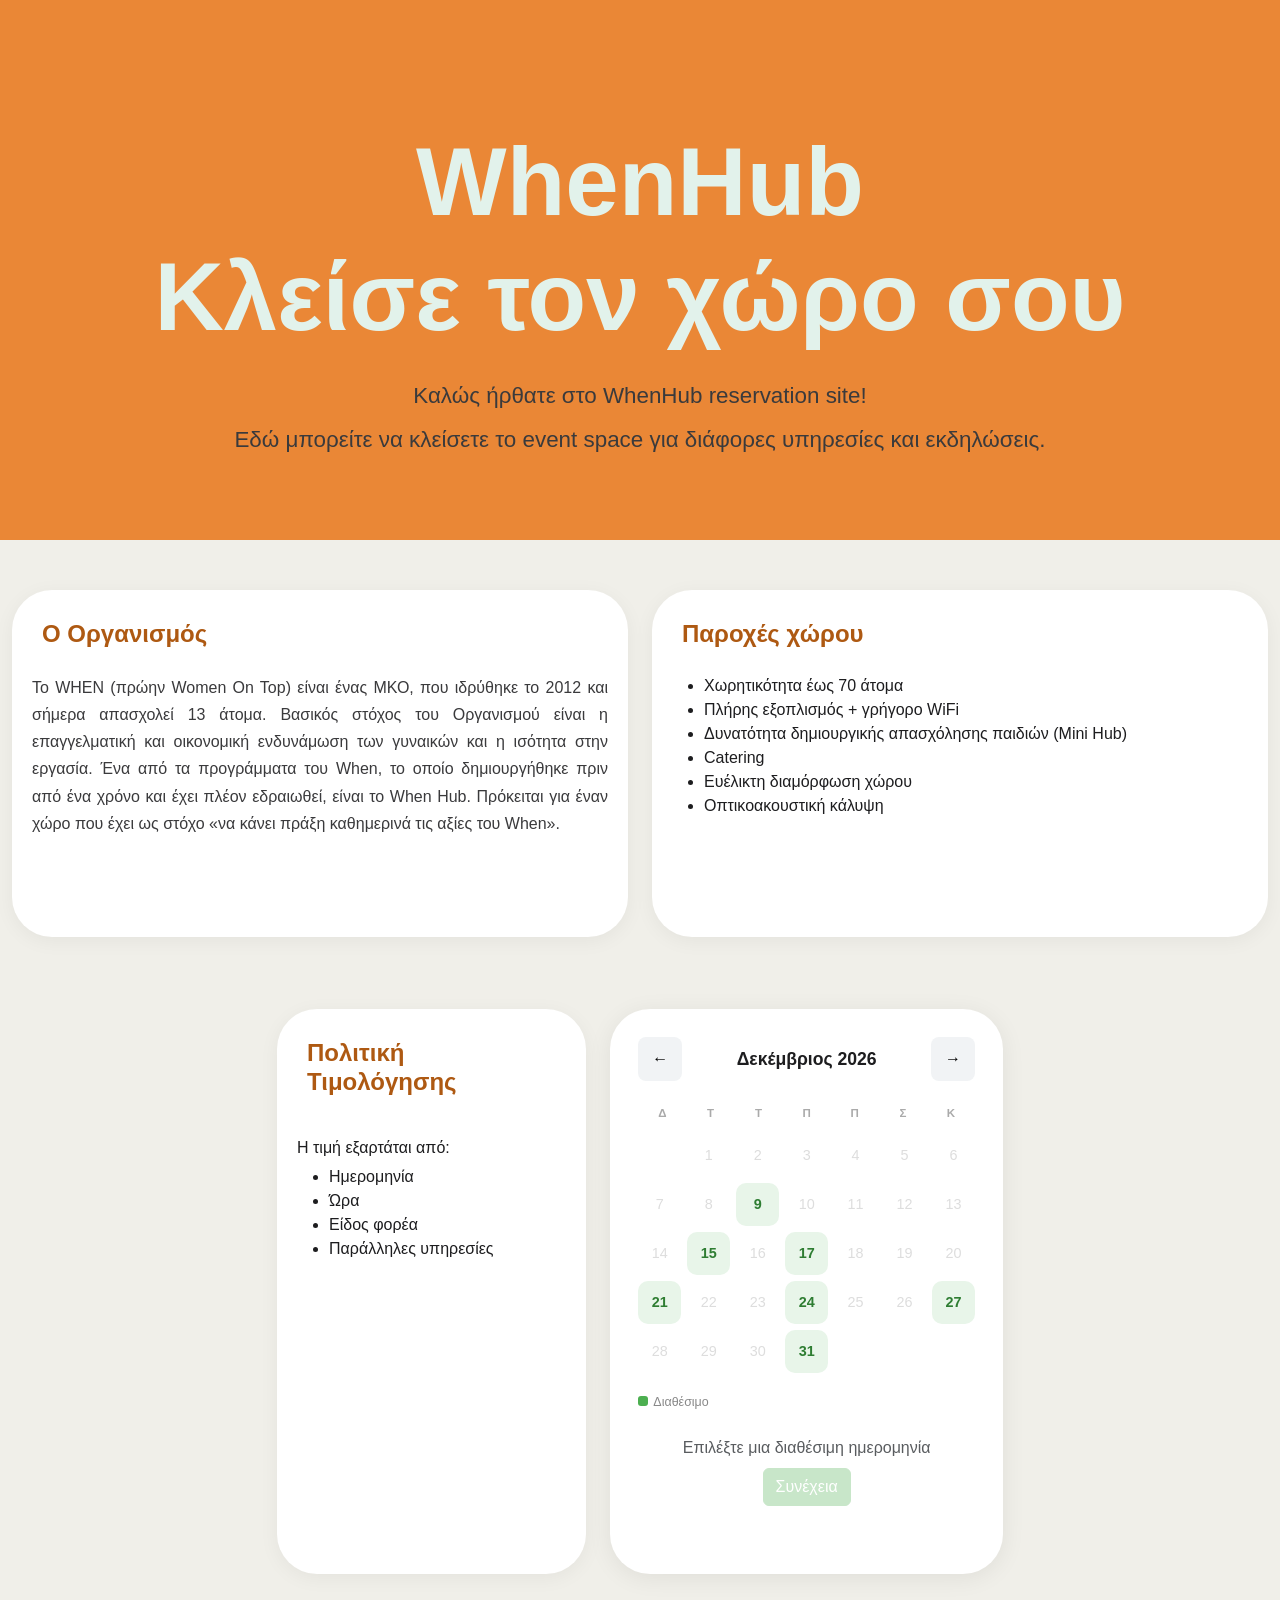
<file: pages/clientsInterface.html>
<!DOCTYPE html>
<html lang="el">
<head>
  <meta charset="UTF-8">
  <meta name="viewport" content="width=device-width, initial-scale=1.0">
  <title>Info Event Space</title>
  <!-- Bootstrap CSS -->
  <link href="https://cdn.jsdelivr.net/npm/bootstrap@5.3.0/dist/css/bootstrap.min.css" rel="stylesheet">
  <link rel="stylesheet" href="../css/clientsInterface.css">
  <link rel="icon" href="../icons/favicon.png" type="image/png">
</head>
<body>
 
  <div class="hero">
    <div class="hero-content">
      <h1>WhenHub <br> Κλείσε τον χώρο σου</h1>
      <p class="text-center">Καλώς ήρθατε στο WhenHub reservation site!</p>
      <p class="text-center">Εδώ μπορείτε να κλείσετε το event space για διάφορες υπηρεσίες και εκδηλώσεις.</p>
    </div>
    </div>
 
  <div class="container content">
 
    <!-- TOP: 2 COLUMNS -->
    <div class="row g-4 align-items-stretch">
 
      <!-- LEFT -->
      <div class="col-md-6">
        <div class="info-box">
          <h4>O Οργανισμός</h4>
          <p>
            Το WHEN (πρώην Women On Top) είναι ένας ΜΚΟ, που ιδρύθηκε το 2012 και σήμερα απασχολεί 13 άτομα.
            Βασικός στόχος του Οργανισμού είναι η επαγγελματική και οικονομική ενδυνάμωση των γυναικών και η ισότητα στην εργασία.
            Ένα από τα προγράμματα του When, το οποίο δημιουργήθηκε πριν από ένα χρόνο και έχει πλέον εδραιωθεί, είναι το When Hub.
            Πρόκειται για έναν χώρο που έχει ως στόχο «να κάνει πράξη καθημερινά τις αξίες του When».
          </p>
        </div>
      </div>
 
      <!-- RIGHT -->
      <div class="col-md-6">
        <div class="info-box">
 
          <h4>Παροχές χώρου</h4>
 
        <ul class="features-list">
          <li>Χωρητικότητα έως 70 άτομα</li>
          <li>Πλήρης εξοπλισμός + γρήγορο WiFi</li>
          <li>Δυνατότητα δημιουργικής απασχόλησης παιδιών (Mini Hub)</li>
          <li>Catering</li>
          <li>Ευέλικτη διαμόρφωση χώρου</li>
          <li>Οπτικοακουστική κάλυψη</li>
        </ul>
 
        </div>
      </div>
 
    <div class="container mt-5">
      <div class="row justify-content-center g-4 align-items-stretch calendar-section">
       
        <div class="col-lg-4 col-md-5 d-flex">
          <div class="info-box w-100">
            <h4>Πολιτική Τιμολόγησης</h4>
            <h6 class="mt-3">Η τιμή εξαρτάται από:</h6>
            <ul class="features-list">
              <li>Ημερομηνία</li>
              <li>Ώρα</li>
              <li>Είδος φορέα</li>
              <li>Παράλληλες υπηρεσίες</li>
            </ul>
          </div>
        </div>
 
        <div class="col-lg-5 col-md-7 d-flex">
          <div class="cal-card w-100">
            <div class="cal-nav">
              <button onclick="changeMonth(-1)">&#8592;</button>
              <div class="cal-month" id="calMonth"></div>
              <button onclick="changeMonth(1)">&#8594;</button>
            </div>
 
            <div class="weekdays">
              <div class="weekday">Δ</div><div class="weekday">Τ</div>
              <div class="weekday">Τ</div><div class="weekday">Π</div>
              <div class="weekday">Π</div><div class="weekday">Σ</div>
              <div class="weekday">Κ</div>
            </div>
 
            <div class="days" id="daysGrid"></div>
 
            <div class="legend">
              <span><span class="legend-dot" style="background:#4caf50"></span>Διαθέσιμο</span>
            </div>
 
            <div class="text-center mt-4">
              <p id="selectedDateLabel" class="mb-2 text-muted">Επιλέξτε μια διαθέσιμη ημερομηνία</p>
              <button id="continueBtn" class="btn btn-primary" onclick="goToForm()" disabled>
                Συνέχεια
              </button>
            </div>
          </div>
        </div>
 
      </div>
    </div>
    </div>
 
    </div>
 
 
 
  <script src="https://cdn.jsdelivr.net/npm/bootstrap@5.3.0/dist/js/bootstrap.bundle.min.js"></script>
  <script src="../js/clientsInterface.js"></script>
</body>
</html>
</file>
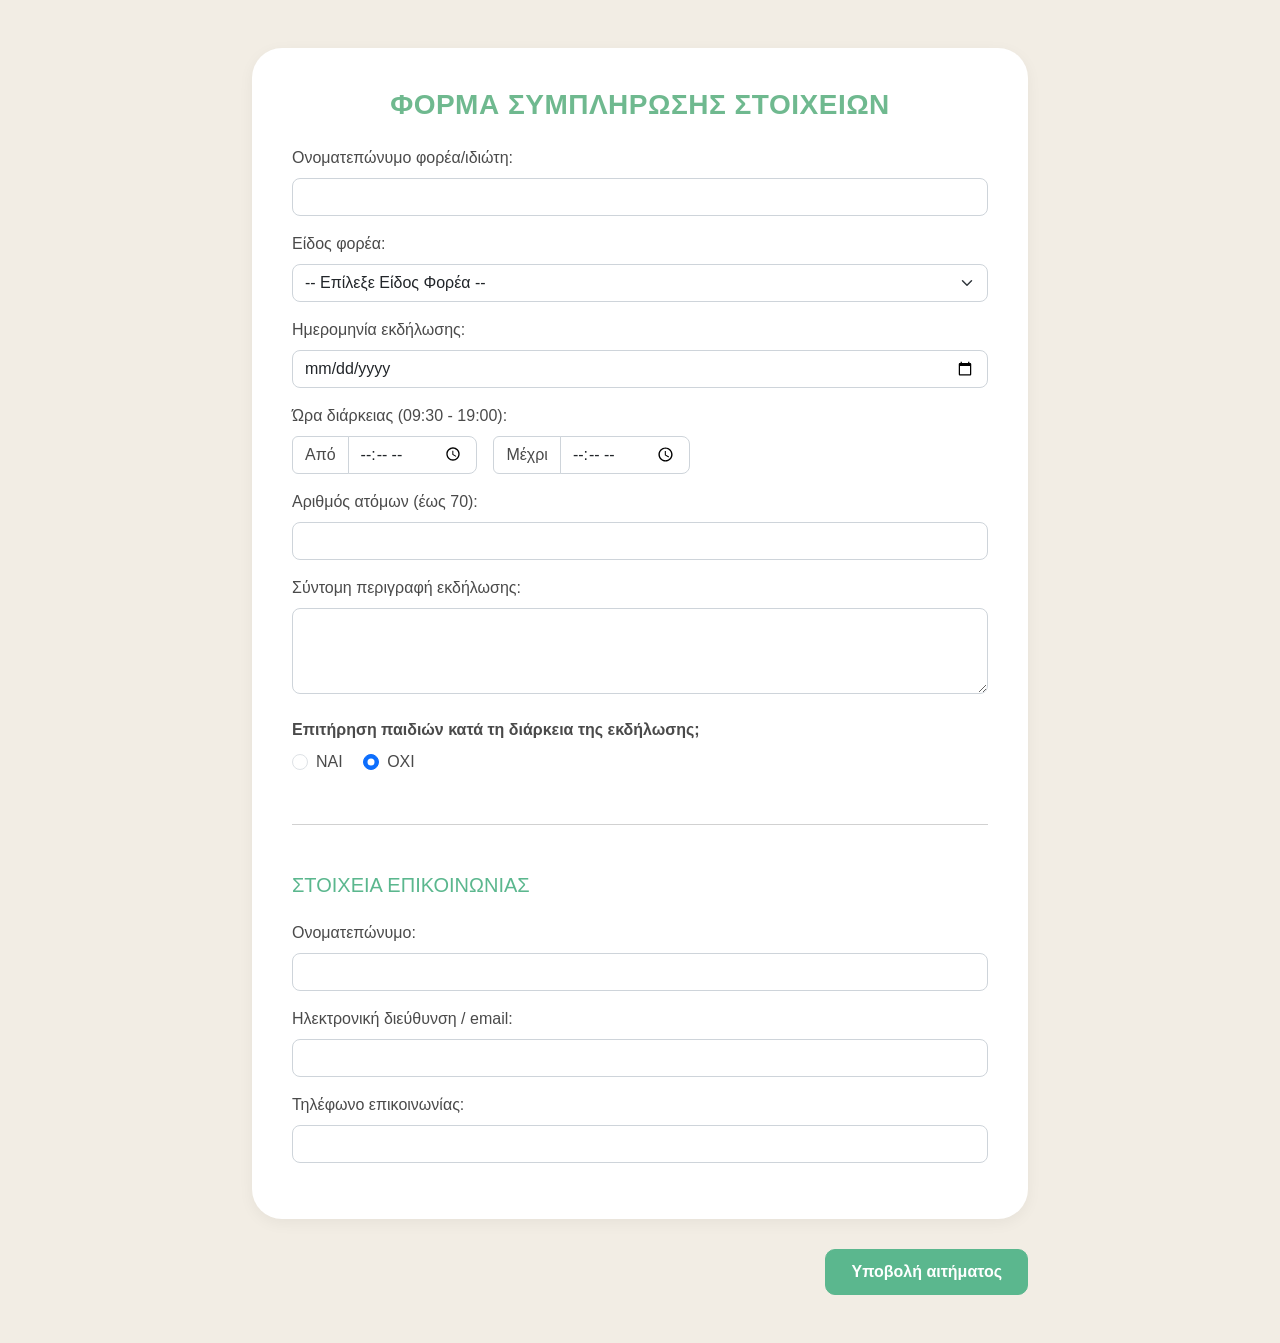
<file: pages/form of interest.html>
<!DOCTYPE html>
<html lang="el">
<head>
    <meta charset="UTF-8">
    <meta name="viewport" content="width=device-width, initial-scale=1.0">
    <title>Φόρμα Εκδήλωσης</title>
    <link href="https://cdn.jsdelivr.net/npm/bootstrap@5.3.0/dist/css/bootstrap.min.css" rel="stylesheet">
    <link rel="stylesheet" href="../css/form of interest.css">
</head>
<body>

<div class="container mt-5 mb-5" style="max-width: 800px;">
    <form id="eventForm">
        <div class="form-box">
            <h3 class="mb-4 text-center text-primary">ΦΟΡΜΑ ΣΥΜΠΛΗΡΩΣΗΣ ΣΤΟΙΧΕΙΩΝ</h3>
            
            <div class="mb-3">
                <label for="orgName" class="form-label">Ονοματεπώνυμο φορέα/ιδιώτη:</label>
                <input type="text" class="form-control" id="orgName" name="orgName" required>
            </div>
            
            <div class="mb-3">
                <label for="orgType" class="form-label">Είδος φορέα:</label>
                <select class="form-select" id="orgType" name="orgType" required>
                    <option value="">-- Επίλεξε Είδος Φορέα --</option>
                    <option value="1">ΜΚΟ</option>
                    <option value="2">Μικρομεσαία επιχείρηση</option>
                    <option value="3">Μεγάλη επιχείρηση</option>
                </select>
            </div>
            
            <div class="mb-3">
                <label for="eventDate" class="form-label">Ημερομηνία εκδήλωσης:</label>
                <input type="date" class="form-control" id="eventDate" name="eventDate" required>
            </div>

            <div class="mb-3">
                <label class="form-label">Ώρα διάρκειας (09:30 - 19:00):</label>
                <div class="row g-3">
                    <div class="col-12 col-md-auto">
                        <div class="input-group">
                            <span class="input-group-text">Από</span>
                            <input type="time" class="form-control" id="timeFrom" name="timeFrom" min="09:30" max="19:00" required>
                        </div>
                    </div>
                    <div class="col-12 col-md-auto">
                        <div class="input-group">
                            <span class="input-group-text">Μέχρι</span>
                            <input type="time" class="form-control" id="timeTo" name="timeTo" min="09:30" max="19:00" required>
                        </div>
                    </div>
                </div>
            </div>

            <div class="mb-3">
                <label for="peopleCount" class="form-label">Αριθμός ατόμων (έως 70):</label>
                <input type="number" class="form-control" id="peopleCount" name="peopleCount" min="1" max="70" step="1" required>
            </div>

            <div class="mb-3">
                <label for="eventDescription" class="form-label">Σύντομη περιγραφή εκδήλωσης:</label>
                <textarea class="form-control" id="eventDescription" name="eventDescription" rows="3" required></textarea>
            </div>
            
            <div class="mb-3 mt-4">
                <label class="form-label fw-bold d-block">Επιτήρηση παιδιών κατά τη διάρκεια της εκδήλωσης;</label>
                <div class="form-check form-check-inline">
                    <input class="form-check-input" type="radio" name="supervision" id="supervisionYes" value="yes">
                    <label class="form-check-label" for="supervisionYes">ΝΑΙ</label>
                </div>
                <div class="form-check form-check-inline">
                    <input class="form-check-input" type="radio" name="supervision" id="supervisionNo" value="no" checked>
                    <label class="form-check-label" for="supervisionNo">ΟΧΙ</label>
                </div>
            </div>

            <hr class="my-5">
            <h5 class="mb-4 text-primary">ΣΤΟΙΧΕΙΑ ΕΠΙΚΟΙΝΩΝΙΑΣ</h5>

            <div class="mb-3">
                <label for="contactName" class="form-label">Ονοματεπώνυμο:</label>
                <input type="text" class="form-control" id="contactName" name="contactName" required>
            </div>

            <div class="mb-3">
                <label for="email" class="form-label">Ηλεκτρονική διεύθυνση / email:</label>
                <input type="email" class="form-control" id="email" name="email" required>
            </div>
            
            <div class="mb-3">
                <label for="phone" class="form-label">Τηλέφωνο επικοινωνίας:</label>
                <input type="tel" class="form-control" id="phone" name="phone" pattern="[0-9]{10}" maxlength="10" title="Το τηλέφωνο πρέπει να αποτελείται ακριβώς από 10 ψηφία" required>
            </div>

        </div> 

        <div class="d-flex justify-content-end mt-4">
            <button type="submit" class="btn btn-primary" id="submitBtn">Υποβολή αιτήματος</button>
        </div>
    </form>
</div>

<script src="../js/form of interest.js"></script>

</body>
</html>
</file>
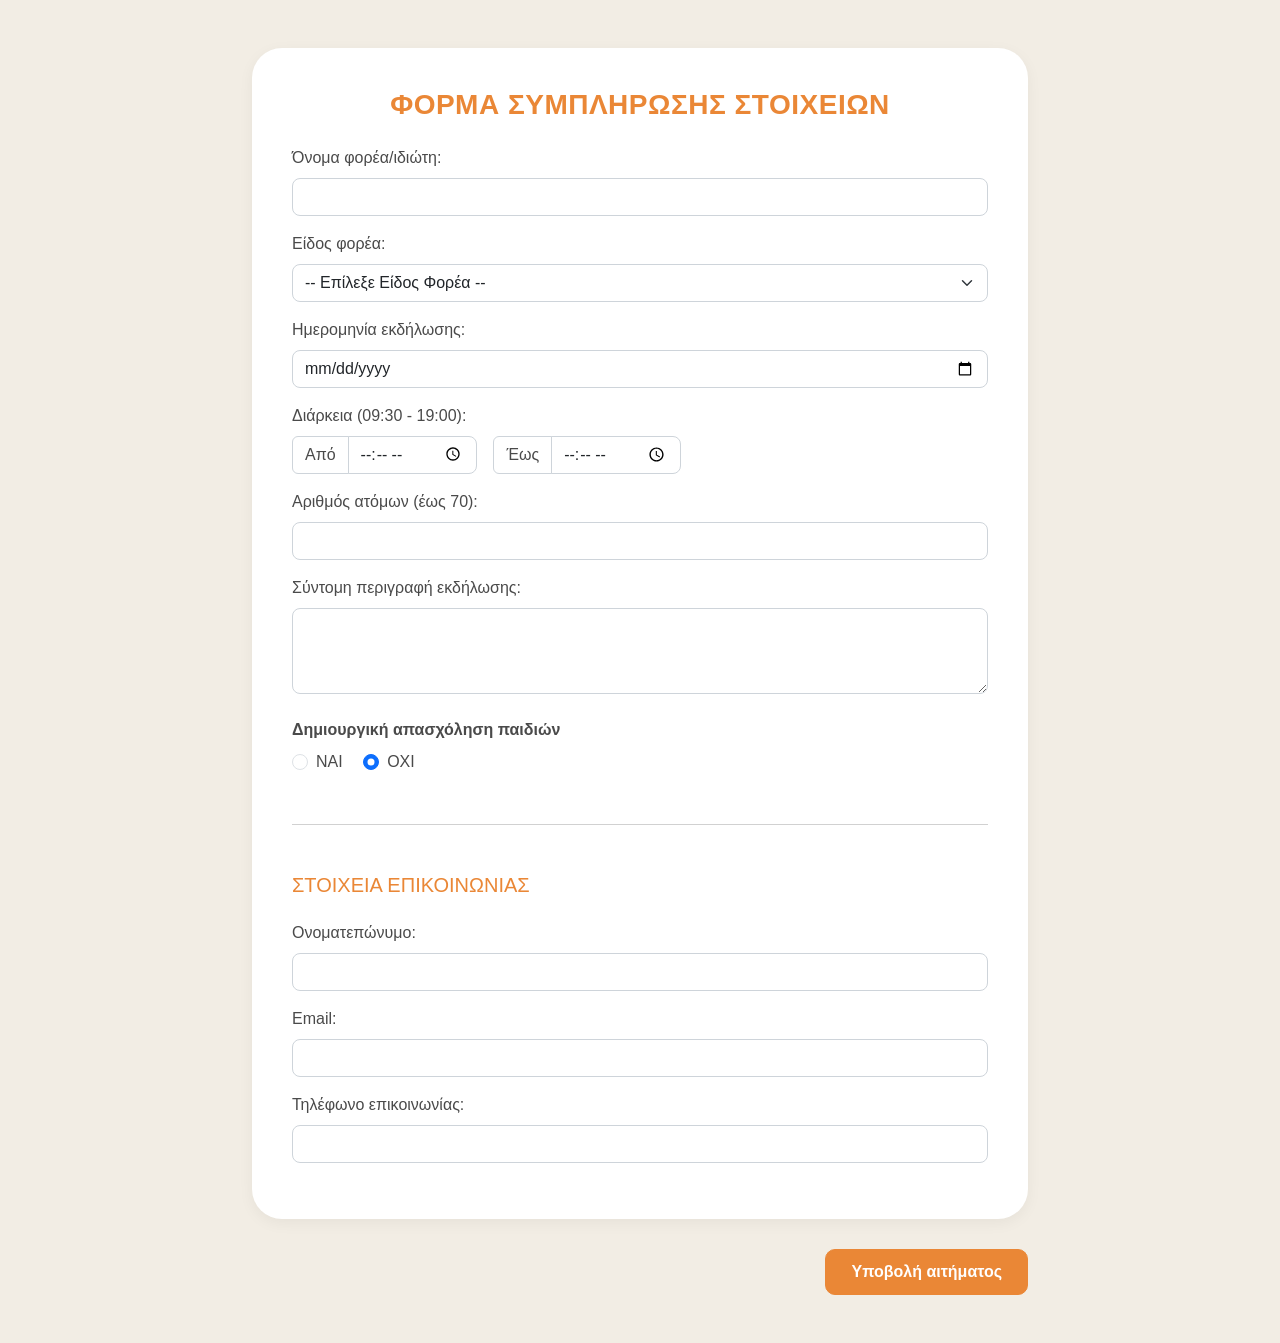
<file: pages/formOfInterest.html>
<!DOCTYPE html>
<html lang="el">
<head>
    <meta charset="UTF-8">
    <meta name="viewport" content="width=device-width, initial-scale=1.0">
    <title>Request Form</title>
    <link href="https://cdn.jsdelivr.net/npm/bootstrap@5.3.0/dist/css/bootstrap.min.css" rel="stylesheet">
    <link rel="stylesheet" href="../css/formOfInterest.css">
    <link rel="icon" href="../icons/favicon.png" type="image/png">
</head>
<body>

<div class="container mt-5 mb-5" style="max-width: 800px;">
    <form id="eventForm">
        <div class="form-box">
            <h3 class="mb-4 text-center text-primary">ΦΟΡΜΑ ΣΥΜΠΛΗΡΩΣΗΣ ΣΤΟΙΧΕΙΩΝ</h3>
            
            <div class="mb-3">
                <label for="orgName" class="form-label">Όνομα φορέα/ιδιώτη:</label>
                <input type="text" class="form-control" id="orgName" name="orgName" required>
            </div>
            
            <div class="mb-3">
                <label for="orgType" class="form-label">Είδος φορέα:</label>
                <select class="form-select" id="orgType" name="orgType" required>
                    <option value="">-- Επίλεξε Είδος Φορέα --</option>
                    <option value="1">ΜΚΟ</option>
                    <option value="2">Μικρομεσαία επιχείρηση</option>
                    <option value="3">Μεγάλη επιχείρηση</option>
                </select>
            </div>
            
            <div class="mb-3">
                <label for="eventDate" class="form-label">Ημερομηνία εκδήλωσης:</label>
                <input type="date" class="form-control" id="eventDate" name="eventDate" required>
            </div>

            <div class="mb-3">
                <label class="form-label">Διάρκεια (09:30 - 19:00):</label>
                <div class="row g-3">
                    <div class="col-12 col-md-auto">
                        <div class="input-group">
                            <span class="input-group-text">Από</span>
                            <input type="time" class="form-control" id="timeFrom" name="timeFrom" min="09:30" max="19:00" required>
                        </div>
                    </div>
                    <div class="col-12 col-md-auto">
                        <div class="input-group">
                            <span class="input-group-text">Έως</span>
                            <input type="time" class="form-control" id="timeTo" name="timeTo" min="09:30" max="19:00" required>
                        </div>
                    </div>
                </div>
            </div>

            <div class="mb-3">
                <label for="peopleCount" class="form-label">Αριθμός ατόμων (έως 70):</label>
                <input type="number" class="form-control" id="peopleCount" name="peopleCount" min="1" max="70" step="1" required>
            </div>

            <div class="mb-3">
                <label for="eventDescription" class="form-label">Σύντομη περιγραφή εκδήλωσης:</label>
                <textarea class="form-control" id="eventDescription" name="eventDescription" rows="3" required></textarea>
            </div>
            
            <div class="mb-3 mt-4">
                <label class="form-label fw-bold d-block">Δημιουργική απασχόληση παιδιών</label>
                <div class="form-check form-check-inline">
                    <input class="form-check-input" type="radio" name="supervision" id="supervisionYes" value="yes">
                    <label class="form-check-label" for="supervisionYes">ΝΑΙ</label>
                </div>
                <div class="form-check form-check-inline">
                    <input class="form-check-input" type="radio" name="supervision" id="supervisionNo" value="no" checked>
                    <label class="form-check-label" for="supervisionNo">ΟΧΙ</label>
                </div>
            </div>

            <hr class="my-5">
            <h5 class="mb-4 text-primary">ΣΤΟΙΧΕΙΑ ΕΠΙΚΟΙΝΩΝΙΑΣ</h5>

            <div class="mb-3">
                <label for="contactName" class="form-label">Ονοματεπώνυμο:</label>
                <input type="text" class="form-control" id="contactName" name="contactName" required>
            </div>

            <div class="mb-3">
                <label for="email" class="form-label">Email:</label>
                <input type="email" class="form-control" id="email" name="email" required>
            </div>
            
            <div class="mb-3">
                <label for="phone" class="form-label">Τηλέφωνο επικοινωνίας:</label>
                <input type="tel" class="form-control" id="phone" name="phone" pattern="[0-9]{10}" maxlength="10" title="Το τηλέφωνο πρέπει να αποτελείται ακριβώς από 10 ψηφία" required>
            </div>

        </div> 

        <div class="d-flex justify-content-end mt-4">
            <button type="submit" class="btn btn-primary" id="submitBtn">Υποβολή αιτήματος</button>
        </div>
    </form>
</div>

<script src="../js/formOfInterest.js"></script>

</body>
</html>
</file>
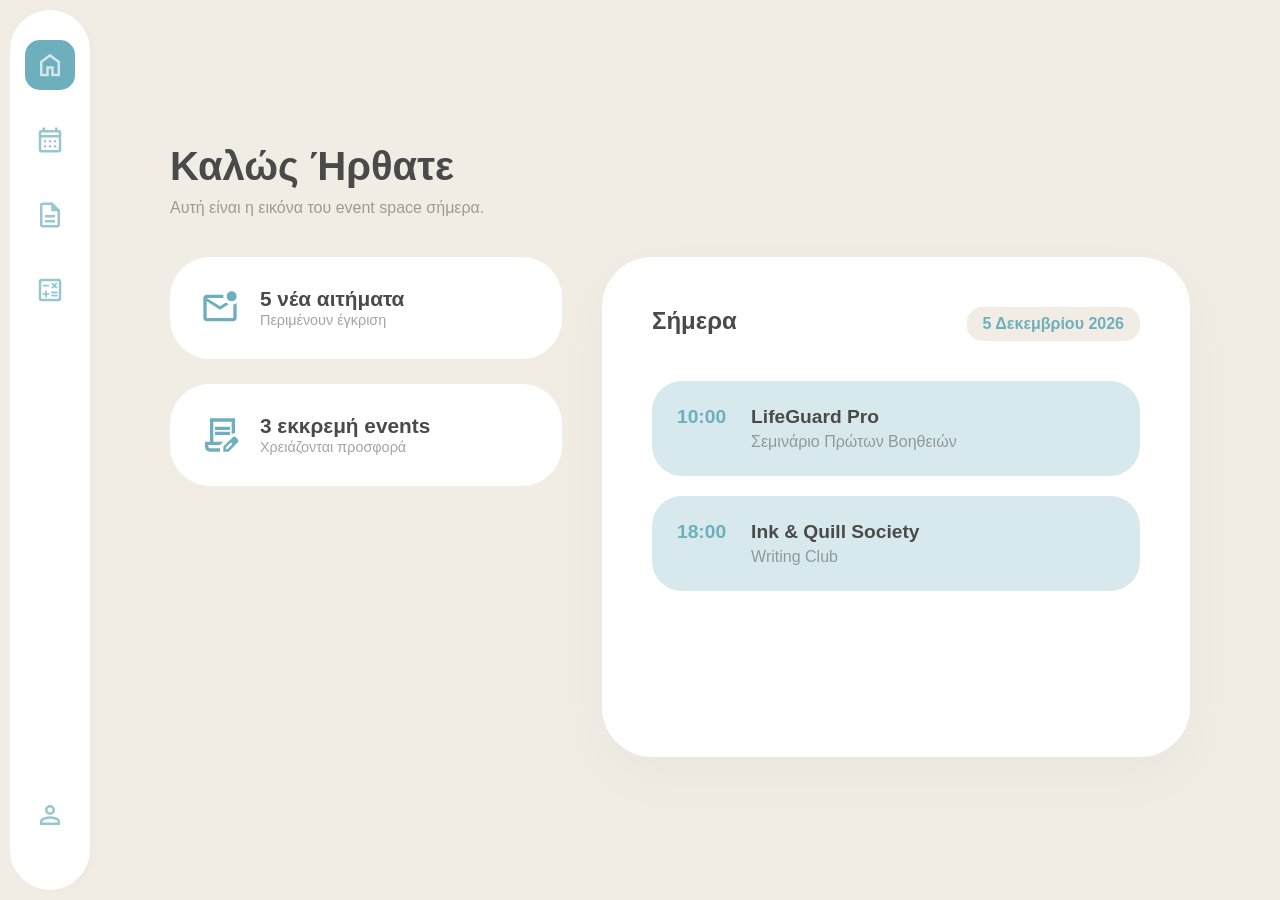
<file: pages/homepage.html>
<!DOCTYPE html>
<html lang="el">
<head>
    <meta charset="UTF-8">
    <meta name="viewport" content="width=device-width, initial-scale=1.0">
    <title>Homepage</title>
    <link rel="stylesheet" href="../css/style.css">
    <link rel="stylesheet" href="../css/homepageStyle.css">
    <link rel="stylesheet" href="../css/sidebar.css">
    <link rel="icon" href="../icons/favicon.png" type="image/png">
</head>
<body class="dashboard-body">

     <!-- SIDEBAR -->
    <div class="sidebar">
        <a href="homepage.html" class="nav-item active" title="Αρχική"><img src="../icons/home.svg" class="nav-icon"></a>
        <a href="calendar.html" class="nav-item" title="Ημερολόγιο"><img src="../icons/calendar.svg" class="nav-icon"></a>
        <a href="requests.html" class="nav-item" title="Αιτήματα"><img src="../icons/request.svg" class="nav-icon"></a>
        <a href="calculator.html" class="nav-item" title="Υπολογισμός Προσφοράς"><img src="../icons/calculator.svg" class="nav-icon"></a>
        
        <div class="user-menu-container" style="margin-top: auto;">
            <div id="logout-popover" class="logout-popover hidden">
                <button onclick="handleLogout()" class="logout-btn">Έξοδος</button>
            </div>
            <div class="nav-item" onclick="toggleLogoutMenu(event)" title="Λογαριασμός" style="cursor:pointer; margin-bottom:0;">
                <img src="../icons/account.svg" class="nav-icon">
            </div>
        </div>
    </div>

    <!-- MAIN CONTENT -->
    <div class="main-wrapper">
        <main class="dashboard-content">
            <header class="header-section">
                <h1>Καλώς Ήρθατε</h1>
                <p>Αυτή είναι η εικόνα του event space σήμερα.</p>
            </header>

            <section class="dashboard-grid">
                <!-- Αριστερή Στήλη: Alerts -->
                <div class="alerts-column">
                    <div class="alert-bubble inbox">
                        <img src="../icons/unread.svg" class="bubble-icon">
                        <div class="bubble-text">
                            <strong>5 νέα αιτήματα</strong>
                            <span>Περιμένουν έγκριση</span>
                        </div>
                    </div>
                    <div class="alert-bubble events">
                        <img src="../icons/edit.svg" class="bubble-icon">
                        <div class="bubble-text">
                            <strong>3 εκκρεμή events</strong>
                            <span>Χρειάζονται προσφορά</span>
                        </div>
                    </div>
                </div>

                <!-- Δεξιά Στήλη: Today's Schedule -->
                <div class="schedule-card">
                    <div class="card-header">
                        <h2>Σήμερα</h2>
                        <span id="current-date-display" class="date-badge"></span>
                    </div>
                    
                    <div class="schedule-list">
                        <div class="event-entry confirmed">
                            <span class="time">10:00</span>
                            <div class="details">
                                <h3>LifeGuard Pro</h3>
                                <p>Σεμινάριο Πρώτων Βοηθειών</p>
                            </div>
                        </div>
                        <div class="event-entry pending">
                            <span class="time">18:00</span>
                            <div class="details">
                                <h3>Ink & Quill Society</h3>
                                <p>Writing Club</p>
                            </div>
                        </div>
                    </div>
                </div>
            </section>
        </main>
    </div>
    
    <script src="../js/script.js"></script>
    <script src="../js/homepageScript.js"></script>
    

</body>
</html>
</file>
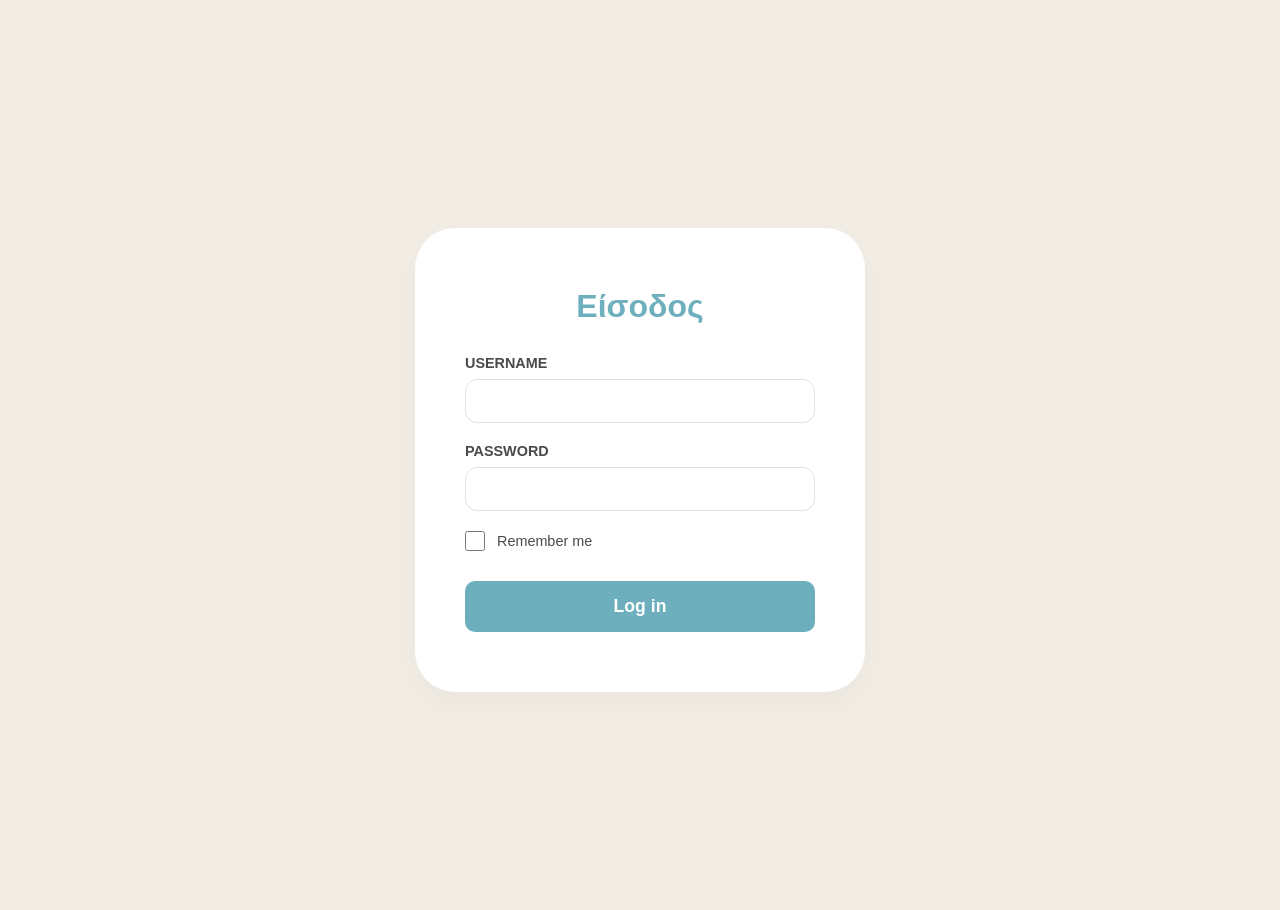
<file: pages/login.html>
<!DOCTYPE html>
<html lang="el">
<head>
  <meta charset="UTF-8">
  <title>Login</title>
  <link rel="stylesheet" href="../css/style.css">
  <link rel="stylesheet" href="../css/loginStyle.css">
  <link rel="icon" href="../icons/favicon.png" type="image/png">
<body>

  <div class="login-wrapper">
    <div class="login-container">
      <h2>Είσοδος</h2>

      <form id="loginForm">
        <div class="form-group">
          <label class="field-title">USERNAME</label>
          <input type="text" id="username" class="input-full">
        </div>

        <div class="form-group">
          <label class="field-title">PASSWORD</label>
          <input type="password" id="password" class="input-full">
        </div>

        <div class="checkbox-item" style="margin-bottom: 30px;">
          <input type="checkbox" id="remember">
          <label for="remember" style="cursor:pointer;">Remember me</label>
        </div>

        <!-- Το κουμπί Login -->
        <button type="button" onclick="checkLogin()" class="login-submit-btn">
                    Log in
                </button>
      </form>
    </div>
  </div>

<script src="../js/login.js"></script>

</body>
</html>
</file>
<file: css/style.css>
:root {
    --bg-main: #F2EDE4;
    --sidebar-bg: #ffffff;
    --accent-color: #6DAFBD;
    --accent-dark-color: #51818D;
    --text-dark: #4A4A4A;
    --white: #ffffff;
    --border-radius-lg: 40px;
    --border-radius-md: 10px;
    --main-padding: 10px;
    --font-main: 'Inter', sans-serif;
}

* {
    margin: 0;
    padding: 0;
    box-sizing: border-box;
}


#eventForm {
  max-width: 600px;
  margin: 0 auto;
}

#submitBtn {
  margin-bottom: 60px;
}

body {
    font-family: var(--font-main);
    background-color: var(--bg-main);
    color: var(--text-dark);
    display: flex; /* Sidebar και Main-Wrapper δίπλα-δίπλα */
    height: 100vh;
    padding: var(--main-padding);
    overflow: auto;
}

.main-wrapper {
    flex-grow: 1; /* Παίρνει όλο τον υπόλοιπο χώρο δεξιά */
    display: flex;
    justify-content: center; /* Κεντράρει τη φόρμα οριζόντια */
    align-items: center;     /* Κεντράρει τη φόρμα κάθετα */
    overflow-y: auto;
    padding: 20px;
}
</file>
<file: css/indexStyle.css>
.main-wrapper {
    display: flex;
    justify-content: center;
    align-items: center;
    height: 100vh;
    background-color: var(--bg-main); 
}

.landing-layout {
    text-align: center;
    margin-top: -125px;
}

.landing-title {
    font-size: 2.5rem;
    font-weight: 800;
    color: var(--text-dark);
    letter-spacing: -1px;
    margin-bottom: 60px;
}

.options-row {
    display: flex;
    gap: 30px;
}

.minimal-box {
    width: 320px;
    padding: 60px 40px;
    text-decoration: none;
    background: transparent;
    border: 4px solid;
    border-radius: var(--border-radius-lg);
    display: flex;
    flex-direction: column;
    align-items: center;
    position: relative;
    transition: all 0.4s cubic-bezier(0.175, 0.885, 0.32, 1.275);
}

.client-border {
    border-color: #ea8736;
    color: #ea8736;
}

.org-border {
    border-color: var(--accent-color);
    color: var(--accent-color);
}

.minimal-box:hover {
    transform: translateY(-15px);
    box-shadow: 0 20px 40px rgba(0,0,0,0.05);
}

.client-border:hover {
    background-color: #ea8736;
    color: white;
}

.org-border:hover {
    background-color: var(--accent-color);
    color: white;
}

.box-label {
    font-weight: 800;
    font-size: 1.4rem;
    letter-spacing: 2px;
}

.box-sub {
    font-size: 0.8rem;
    margin-top: 5px;
    font-weight: 400;
    text-transform: uppercase;
    opacity: 0.7;
}

.line-decorator {
    width: 40px;
    height: 2px;
    background: currentColor;
    margin-top: 20px;
}
</file>
<file: clientsInterface.css>
.card-text {
      font-size: 1rem;
      line-height: 1.6;
      text-align: justify;
    }
    .cal-card {
      background: #fff;
      border-radius: 16px;
      box-shadow: 0 4px 24px rgba(0,0,0,0.07);
      padding: 28px;
      max-width: 420px;
      width: 100%;
      margin: 0 auto;
    }
    .cal-nav {
      display: flex;
      align-items: center;
      justify-content: space-between;
      margin-bottom: 20px;
    }
    .cal-nav button {
      background: #f1f3f5;
      border: none;
      border-radius: 8px;
      width: 44px; height: 44px;
      font-size: 1rem;
      cursor: pointer;
      transition: background 0.2s;
    }
    .cal-nav button:hover { background: #e2e6ea; }
    .cal-month { font-weight: 700; font-size: 1.1rem; }
    .weekdays {
      display: grid;
      grid-template-columns: repeat(7, 1fr);
      text-align: center;
      margin-bottom: 8px;
    }
    .weekday {
      font-size: 0.72rem;
      font-weight: 600;
      color: #aaa;
      text-transform: uppercase;
      padding: 4px 0;
    }
    .days {
      display: grid;
      grid-template-columns: repeat(7, 1fr);
      gap: 6px;
    }
    .day {
      min-height: 40px;
      aspect-ratio: 1;
      display: flex;
      align-items: center;
      justify-content: center;
      border-radius: 10px;
      font-size: 0.9rem;
    }
    .day.empty, .day.unavailable {
      background: transparent;
      color: #ddd;
    }
    .day.available {
      background: #e8f5e9;
      color: #2e7d32;
      font-weight: 600;
      cursor: pointer;
      border: 2px solid transparent;
      transition: all 0.15s;
    }
    .day.available:hover {
      background: #c8e6c9;
      border-color: #4caf50;
      transform: scale(1.08);
    }
    .legend {
      display: flex;
      gap: 16px;
      margin-top: 20px;
      font-size: 0.78rem;
      color: #888;
    }
    .legend-dot {
      display: inline-block;
      width: 10px; height: 10px;
      border-radius: 3px;
      margin-right: 5px;
    }

    .day.selected {
      background: #4caf50;
    color: #fff;
    border-color: #2e7d32;
    }
</file>
<file: css/sidebar.css>
.sidebar {
    width: 80px;
    min-width: 80px; /* Εξασφαλίζει ότι δεν θα μικρύνει */
    background-color: var(--sidebar-bg);
    height: 100%;
    border-radius: var(--border-radius-lg);
    display: flex;
    flex-direction: column;
    align-items: center;
    padding: 30px 0;
    box-shadow: 4px 0 10px rgba(0,0,0,0.02);
    z-index: 100;
}

.nav-item {
    margin-bottom: 25px;
    display: flex;
    justify-content: center;
    align-items: center;
    width: 50px;
    height: 50px;
    border-radius: 15px;
    transition: all 0.3s ease;
}

.user-menu-container {
    position: relative; 
    margin-top: auto;   /* Σπρώχνει το εικονίδιο τέρμα κάτω στην μπάρα */
    display: flex;
    justify-content: center;
    width: 100%;
    padding-bottom: 20px;
}

.logout-popover {
    position: absolute;
    bottom: 20px;      
    left: 70px;         /* Το τοποθετεί δεξιά από το sidebar για να μην το κρύβει */
    background: white;
    padding: 10px;
    border-radius: 12px;
    box-shadow: 0 5px 20px rgba(0,0,0,0.15);
    z-index: 1000;
    min-width: 120px;
}

.logout-popover.hidden {
    display: none;    /* Κρυφό από προεπιλογή */
}

.logout-btn {
    width: 100%;
    padding: 10px;
    background: #fef2f2;
    color: #ef4444;
    border: none;
    border-radius: 8px;
    font-weight: 600;
    cursor: pointer;
    white-space: nowrap;
}

.nav-item:hover { background-color: #f0f7f8; }
.nav-item.active { background-color: var(--accent-color); }
.nav-item.active .nav-icon { filter: brightness(0) invert(1); }
.nav-icon { width: 30px; height: 30px; opacity: 0.7; }
.nav-item:hover .nav-icon { opacity: 1; }

   

@media (max-width: 768px) {
    .sidebar {
        width: 90%;
        min-width: unset;
        height: 65px;
        flex-direction: row;
        position: fixed;
        top: 15px;
        left: 50%;
        transform: translateX(-50%);
        padding: 0 20px;
        border-radius: 20px;
        box-shadow: 0 8px 25px rgba(0,0,0,0.1);
        justify-content: space-between;
    }

    .nav-item {
        margin-bottom: 0;
        width: 45px;
        height: 45px;
    }

    .user-menu-container {
        margin-top: 0;
        padding-bottom: 0;
        width: auto;
    }

    body {
        padding-top: 90px !important; 
        padding-left: 0 !important;
        overflow-y: auto !important;
    }
}

@media (max-width: 768px) {
    .sidebar {
        width: 100%;
        height: 70px;
        flex-direction: row;
        justify-content: space-around;
        align-items: center;
        position: fixed;
        top: 0;
        left: 0;
        transform: none;
        border-radius: 0;
        padding: 0 10px;
        z-index: 1000;
    }

    .sidebar > * {
    flex: 1;
    display: flex;
    justify-content: center;
    margin: 0;
    }
    .nav-item {
        margin-bottom: 0;
        width: 45px;
        height: 45px;
    }

    .user-menu-container {
        margin: 0 !important;
        padding: 0 !important;
        width: auto !important;
        flex: 1;
    }

    .logout-popover {
        top: 60px !important;
        left: auto !important;
        right: 0 !important;
        bottom: auto !important;
        min-width: 150px !important;
    }

    .main-wrapper {
        margin-left: 0 !important;
        padding-top: 80px;
    }

    .calendar-card {
        width: 100%;
        height: calc(100vh - 90px);
        padding: 15px;
        border-radius: 0;
        max-width: none;
    }

    .calendar-day {
        height: 60px;
        padding: 5px;
        font-size: 0.75rem;
    }

    #monthDisplay {
        font-size: 1.2rem;
    }

    body {
        padding-top: 90px !important;
        padding-left: 0 !important;
        overflow-y: auto !important;
    }
}
</file>
<file: css/calculator.css>
.form-container {
    background: var(--white);
    border-radius: var(--border-radius-lg);
    padding: 40px;
    width: 100%;
    max-width: 600px;
    box-shadow: 0 4px 20px rgba(0,0,0,0.05);
}



h2 {
    color: var(--accent-color);
    font-weight: bold;
    margin-bottom: 30px;
    font-size: 1.8rem;
    text-align: center;
}

.form-group { margin-bottom: 25px; }

.field-title { display: block; font-weight: 600; margin-bottom: 10px; }

.input-full, .input-date, .input-time {
    width: 100%;
    padding: 12px 15px;
    border: 2px solid #eee;
    border-radius: var(--border-radius-md);
    font-family: var(--font-main);
    outline: none;
}

.input-full:focus, .input-date:focus, .input-time:focus {
    border-color: var(--accent-color);
}

.time-row { display: flex; gap: 20px; }

.time-row > div { flex: 1; margin-top: 20px}

.checkbox-row { display: flex; flex-direction: column; gap: 15px; margin: 30px 0; }

.checkbox-item { display: flex; align-items: center; cursor: pointer; }

.checkbox-item input { margin-right: 12px; width: 20px; height: 20px; accent-color: var(--accent-color); }

.result-row {
    display: flex;
    align-items: flex-end;
    gap: 20px;
    margin-top: 30px;
    padding-top: 20px;
    border-top: 2px solid #F9F9F9;
}

.calc-check-wrapper {

    cursor: pointer;
    transition: transform 0.2s ease;
    display: flex;
    align-items: center;
    padding-bottom: 5px;
}

.calc-check-wrapper:hover {
    transform: scale(1.1);
}

.calc-icon {
    width: 48px;
    height: 48px;
    fill: var(--accent-color);
}

.amount-wrapper {
    flex-grow: 1;
}

.input-amount {
    width: 100%;
    padding: 12px 15px;
    font-size: 1.4rem;
    font-weight: bold;
    color: var(--text-dark);
    background-color: #fcfcfc;
    border: 2px solid #eee;
    border-radius: var(--border-radius-md);
    text-align: right;
    outline: none;
}

.input-amount:focus {
    border-color: var(--accent-color);
}

.custom-tick {
    width: 20px;
    height: 20px;
    accent-color: #6DAFBD;
    cursor: pointer;
}

.input-select {
    width: 100%;
    border: 2px solid #eee;
    border-radius: var(--border-radius-md);
    padding: 12px;
    background-color: white;
    outline: none;
    cursor: pointer;
    appearance: none;
    background-image: url("../icons/dropdownArrow.svg");
    background-repeat: no-repeat;
    background-position: right 15px center;
    background-size: 25px;
}


/* --- Mobile Version */
@media (max-width: 768px) {

    .main-wrapper {
        margin-left: 0 !important;
        padding: 10px;
        width: 100%;
    }

    .form-container {
        padding: 15px 20px;
        max-width: 100%;
        box-shadow: 0 2px 10px rgba(0,0,0,0.05);
    }

    .time-row {
        flex-direction: row;
        gap: 10px;
    }

    .time-row > div {
        width: 100%;
    }

    h2 {
        font-size: 1.3rem;
        margin-bottom: 15px;
    }

    .input-full, .input-date, .input-time, .input-amount {
        font-size: 15px !important;
        padding: 8px 10px;
    }

    .result-row {
        flex-direction: column;
        align-items: center;
        gap: 15px;
        text-align: center;
    }

    .amount-wrapper {
        width: 100%;
    }

    .input-amount {
        text-align: center;
        font-size: 1.6rem;
    }

    .calc-check-wrapper {
        padding-bottom: 0;
        transform: scale(1.2);
    }

    .calc-check-wrapper:hover {
        transform: scale(1.2);
    }

    .form-group {
        margin-bottom: 12px;
    }

    .field-title {
        font-size: 0.9rem;
        margin-bottom: 5px;
    }

    .checkbox-row {
        display: grid;
        grid-template-columns: 1fr 1fr; 
        gap: 10px;
        margin: 15px 0;
    }

    .checkbox-item {
        font-size: 0.85rem;
    }

    .checkbox-item input {
        width: 16px;
        height: 16px;
        margin-right: 8px;
    }
}

@keyframes pulse {
    0% {
        transform: scale(1);
        box-shadow: 0 0 0 0 rgba(109, 175, 189, 0.6);
    }
    70% {
        transform: scale(1.1);
        box-shadow: 0 0 0 10px rgba(109, 175, 189, 0);
    }
    100% {
        transform: scale(1);
        box-shadow: 0 0 0 0 rgba(109, 175, 189, 0);
    }
}

.pulse {
    border-radius: 50%;
    animation: pulse 1.5s infinite;
}
</file>
<file: css/calendarStyle.css>
body { background-color: var(--bg-main) !important;
    overflow-x: hidden;
}

#calendarGrid {
    display: grid;
    grid-template-columns: repeat(7, 1fr);
    width: 100%;
}

.today-circle {
    background-color: var(--accent-color);
    color: white !important;
    width: 30px;
    height: 30px;
    display: inline-flex;
    align-items: center;
    justify-content: center;
    border-radius: 50%;
    font-weight: bold;
    opacity: 1 !important;
}

.btn-today {
    background-color: var(--white);
    border: 1.5px solid var(--accent-color);
    color: var(--accent-color);
    padding: 8px 16px;
    border-radius: 12px;
    font-weight: 600;
    font-size: 0.85rem;
    cursor: pointer;
    margin-right: 10px;
    transition: all 0.2s ease;
}

.btn-today:hover {
    background-color: var(--accent-color);
    color: white;
}

.calendar-card {
    background: var(--white);
    border-radius: var(--border-radius-lg);
    padding: 40px;
    width: 90%;
    max-width: 1000px;
    box-shadow: 0 15px 50px rgba(0,0,0,0.02);
}

.day-headers {
    color: var(--accent-color);
    font-weight: 700;
    text-transform: uppercase;
    font-size: 0.8rem;
    margin-bottom: 15px;
}

.calendar-day {
    height: 110px;
    border: 1px solid #EAEAEA;
    padding: 10px;
    background-color: white;
    display: flex;
    flex-direction: column;
    align-items: flex-start;
}

.calendar-day.empty {
    background-color: #f9f9f9;
    opacity: 0.5;
}

.calendar-day:hover { background-color: #fdfdfd; }

.day-number {
    font-size: 0.9rem;
    color: var(--text-dark);
}

/* Τα κουμπιά πλοήγησης */
.btn-nav {
    background: #d8e9ee;
    border: none;
    width: 40px;
    height: 40px;
    border-radius: 12px;
    color: var(--accent-dark-color);
    font-weight: bold;
    cursor: pointer;
    margin-left: 5px;
}

.event-tag {
    background: #6bba78c9;
    color: white;
    font-size: 0.7rem;
    color: var(--text-dark);
    padding: 4px 8px;
    border-radius: 8px;
    margin-top: 5px;
    display: block;
    white-space: nowrap;
    overflow: hidden;
    text-overflow: ellipsis;
}

.modal-overlay {
    position: fixed;
    top: 0; left: 0; width: 100%; height: 100%;
    background: rgba(0,0,0,0.4);
    display: flex; justify-content: center; align-items: center;
    z-index: 2000;
}
.modal-overlay.hidden { display: none; }

.modal-card {
    background: white;
    padding: 40px;
    border-radius: 40px;
    width: 90%; max-width: 600px;
    box-shadow: 0 20px 60px rgba(0,0,0,0.1);
}
.modal-header { display: flex; justify-content: space-between; margin-bottom: 20px; }
.modal-header h2 { color: #4A4A4A; font-size: 1.8rem; }
.close-modal { cursor: pointer; font-size: 2rem; opacity: 0.5; }

/* Στυλ για τα απενεργοποιημένα πεδία στο modal */
#eventForm input:disabled, 
#eventForm select:disabled, 
#eventForm textarea:disabled {
    background-color: #f8f9fa !important;
    color: #666 !important;
    cursor: not-allowed;
    border-color: #eee !important;
    opacity: 0.8;
}

label { display: block; font-size: 0.75rem; color: #999; font-weight: bold; margin-bottom: 5px; margin-top: 15px; }
input, textarea {
    width: 100%; border: 2px solid #f0f0f0; border-radius: 15px;
    padding: 12px; font-family: inherit; font-weight: 400;
}
.btn-primary { background: #6DAFBD; color: white; border: none; padding: 12px 25px; border-radius: 20px; cursor: pointer; }
.btn-secondary { background: #f5f5f5; border: none; padding: 12px 25px; border-radius: 20px; cursor: pointer; margin-right: 10px; }

.modal-body-scroll {
    max-height: 70vh;
    overflow-y: auto;
    padding-right: 15px;
}

/* Custom Scrollbar */
.modal-body-scroll::-webkit-scrollbar { width: 6px; }
.modal-body-scroll::-webkit-scrollbar-thumb { background: #EAEAEA; border-radius: 10px; }

.form-row {
    display: grid;
    grid-template-columns: 1fr 1fr;
    gap: 20px;
    margin-bottom: 10px;
}

.section-divider {
    font-size: 0.9rem;
    color: var(--accent-color);
    text-transform: uppercase;
    border-bottom: 1px solid #eee;
    padding-bottom: 5px;
    margin-top: 30px;
    margin-bottom: 15px;
    font-weight: 700;
}

.details-grid {
    display: grid;
    grid-template-columns: 1fr 1fr;
    gap: 30px;
}

.check-item {
    display: flex;
    align-items: center;
    gap: 10px;
    font-size: 0.85rem;
    font-weight: 500;
    margin-top: 8px !important;
    cursor: pointer;
}

#childCare {
    accent-color: var(--accent-color);
}

.check-item input {
    width: 18px;
    height: 18px;
    accent-color: var(--accent-color);
}

.align-center { align-items: center; }

.input-select {
    width: 100%;
    border: 2px solid #f0f0f0;
    border-radius: 15px;
    padding: 12px;
    font-family: inherit;
    font-weight: 400;
    background-color: white;
    outline: none;
    cursor: pointer;
    appearance: none;
    background-image: url("../icons/dropdownArrow.svg");
    background-repeat: no-repeat;
    background-position: right 15px center;
    background-size: 25px;
}

textarea {
    resize: none;
    font-family: inherit;
}

.input-select:focus {
    border-color: var(--accent-color);
}

input:focus, 
select:focus, 
textarea:focus,
.input-select:focus,
.input-full:focus {
    border-color: #6DAFBD !important;
    box-shadow: 0 0 0 4px rgba(109, 175, 189, 0.15) !important;
    outline: none !important;
    transition: all 0.3s ease;
}

.event-tag.event-yellow {
    background-color: #f4d03fb5;
    color: var(--text-dark);
}

.btn-extra {
    background-color: rgba(88, 233, 101, 0.2); 
    color: #2d5a31;
    border: 2px solid rgba(107, 186, 120, 0.4);
    padding: 10px 22px;
    border-radius: 20px;
    cursor: pointer;
    font-weight: 700;
    margin-right: auto;
    transition: all 0.3s ease;
    backdrop-filter: blur(4px);
}

.btn-extra:hover {
    background-color: rgba(88, 233, 101, 0.4);
    opacity: 1;
}

.modal-footer {
    display: flex;
    justify-content: flex-end;
    align-items: center;
    width: 100%;
    gap: 10px;
    padding-top: 20px;
}


@media (max-width: 768px) {
  .calendar-day {
    min-width: 0;
    overflow: hidden;
    padding: 4px;
  }
    
  .event-tag {
    font-size: 0.55rem;
    padding: 2px 4px;
    max-width: 100%;
    overflow: hidden;
    text-overflow: ellipsis;
    white-space: nowrap;
    display: block;
  }

  #calendarGrid {
    width: 100%;
    max-width: 100%;
    overflow: hidden;
  }

  .row.g-0 {
    margin: 0;
  }
  
  .col {
    padding: 0;
    min-width: 0;
  }

  .calendar-card {
    width: 100%;
    max-width: 100%;
    margin: 0;
    padding: 15px;
    border-radius: 0;
    box-sizing: border-box;
    overflow: hidden;
  }

  .main-wrapper {
    width: 100%;
    max-width: 100%;
    overflow-x: hidden;
    padding: 80px 10px 10px 10px;
    margin: 0;
  }

  .event-label, 
  .event {
    font-size: 0.65rem;
    overflow: hidden;
    text-overflow: ellipsis;
    white-space: nowrap;
    max-width: 100%;
  }

  body {
    overflow-x: hidden;
    max-width: 100vw;
  }
}
</file>
<file: css/clientsInterface.css>
* {
  font-family: 'Bahnschrift Light', sans-serif;
}
 
html, body {
  margin: 0;
  padding: 0;
  width: 100%;
}
 
body {
  background: #F0EFE9;
  color: #1d1d1f;
  font-size: 16px;
}
 
.hero {
  width: 100%;
  height: 60vh;
  display: flex;
  align-items: center;
  justify-content: center;
  background: #ea8736;
  margin: 0;
  padding: 0;
}
 
.hero-content {
    display: flex;
    flex-direction: column;
    align-items: center;
    padding: 60px 50px 15px 50px;
    max-width: 90%;
}
 
.hero h1 {
  font-size: clamp(3rem, 8vw, 6rem);
  font-weight: 700;
  text-align: center;
  margin: 0 0 20px 0;
  color: #E2F2EB;
}
 
.hero-content p {
    font-size: clamp(1rem, 2vw, 1.4rem);
    color: #3a3a3c;
    margin: 5px 0;
    font-weight: 500;
    text-align: center;
    line-height: 1.5;
}
 
.info-box {
  background: #ffffff;
  padding: 20px;
  border-radius: 40px;
  box-shadow: 0 4px 20px rgba(0,0,0,0.05);
  height: 100%;
  display: flex;
  flex-direction: column;
  height: 100%;
  margin-bottom: 40px;
}
 
.info-box h4 {
  color: #AE5912;
  font-weight: bold;
  margin-bottom: 15px;
  padding: 10px;
}
 
.info-box p {
  line-height: 1.7;
  color: #3a3a3c;
  text-align: justify;
  margin-bottom: 40px;
  width: 100%;
  height: 100%;
}
 
.bottom-wrapper {
  display: flex;
  justify-content: center;
  align-items: stretch;
  gap: 50px;
  margin: 40px auto 20px auto;
  max-width: 1100px;
  padding: 0 10px;
  height: 100%;
}
 
.content {
    padding-top: 50px;
    max-width: 1140px !important;
    margin: 0 auto;
}
 
.container {
  max-width: 100% !important;
}
 
.subtitle {
  color: #6e6e73;
  font-size: 1rem;
  font-weight: 400;
}
 
.calendar-section {
  max-width: 1000px;   /* περιορίζει το πλάτος */
  margin: 0 auto;
  display: flex;
  align-items: stretch;
  margin-bottom: 40px !important;
}
 
.calendar-section > {
  max-width: 1100px;
  margin-left: auto;
  margin-right: auto;
  margin-bottom: 40px;
  align-items: stretch;
  display: flex;
}
 
 
.h5 {
  padding: 5px;
  margin: 0;
}
 
 
.card-text {
  font-size: 0.95rem;  
  line-height: 1.75;      
  color: #3a3a3c;          
  text-align: justify;
  margin-bottom: 14px;
}
.cal-card {
  background: #fff;
  border-radius: 40px;
  box-shadow: 0 4px 24px rgba(0,0,0,0.07);
  padding: 28px;
  max-width: 420px;
  width: 100%;
  margin-bottom: 40px;
  height: 100%;
}
.cal-nav {
  display: flex;
  align-items: center;
  justify-content: space-between;
  margin-bottom: 20px;
}
.cal-nav button {
  background: #f1f3f5;
  border: none;
  border-radius: 8px;
  width: 44px; height: 44px;
  font-size: 1rem;
  cursor: pointer;
  transition: background 0.2s;
}
 
.btn-wrapper {
  display: flex;
  justify-content: center;
  margin-top: 20px;
}
 
.btn-primary {
  background-color: #2e7d32;
  border-color: #2e7d32;
  color: #ffff;
}
 
.btn-primary:hover {
  background-color: #2e7d32;
  border-color: #2e7d32;
}
 
.btn-primary:not(:disabled):hover {
  background-color: #4caf50;
  border-color: #2e7d32;
}
 
.btn-primary:disabled {
  background-color: #c8e6c9;
  border-color: #c8e6c9;
  color: #ffffff;
  opacity: 1;
  cursor: not-allowed;
}
 
.cal-nav button:hover { background: #e2e6ea; }
 
.cal-month { font-weight: 700; font-size: 1.1rem; }
 
.weekdays {
  display: grid;
  grid-template-columns: repeat(7, 1fr);
  text-align: center;
  margin-bottom: 8px;
}
 
.weekday {
  font-size: 0.72rem;
  font-weight: 600;
  color: #aaa;
  text-transform: uppercase;
  padding: 4px 0;
}
 
.days {
  display: grid;
  grid-template-columns: repeat(7, 1fr);
  gap: 6px;
}
 
.day {
  min-height: 40px;
  aspect-ratio: 1;
  display: flex;
  align-items: center;
  justify-content: center;
  border-radius: 10px;
  font-size: 0.9rem;
}
 
.day.empty, .day.unavailable {
  background: transparent;
  color: #ddd;
}
 
.day.available {
  background: #e8f5e9;
  color: #2e7d32;
  font-weight: 600;
  cursor: pointer;
  border: 2px solid transparent;
  transition: all 0.15s;
}
.day.available:hover {
  background: #c8e6c9;
  border-color: #4caf50;
  transform: scale(1.08);
}
.legend {
  display: flex;
  gap: 16px;
  margin-top: 20px;
  font-size: 0.78rem;
  color: #888;
}
.legend-dot {
  display: inline-block;
  width: 10px; height: 10px;
  border-radius: 3px;
  margin-right: 5px;
}
 
.day.selected {
  background: #4caf50;
color: #fff;
border-color: #2e7d32;
}
</file>
<file: css/form of interest.css>
body {
    background-color: #F2EDE4;
    font-family: 'Inter', sans-serif;
    color: #4A4A4A;
}

.form-box {
    background-color: #ffffff;
    padding: 40px;
    margin-bottom: 30px;
    border-radius: 30px;
    border: none;
    box-shadow: 0 4px 15px rgba(0,0,0,0.05);
}

.form-box h3 {
    color: #6fb98f !important;
    font-weight: 700 !important;
    letter-spacing: 0.5px;
    text-transform: uppercase;
}

.text-primary, h3, h5 {
    color: #5BB78E !important;
}

.btn-primary {
    background-color: #5BB78E !important;
    border-color: #5BB78E !important;
    border-radius: 10px;
    padding: 10px 25px;
    font-weight: bold;
}

.btn-primary:hover {
    background-color: #5da37a !important;
}

/* Ρυθμίσεις για τα input πεδία */
.form-control, .form-select {
    border-radius: 8px;
    border: 1px solid #ced4da;
}

.form-control:focus, .form-select:focus {
    border-color: #5BB78E;
    box-shadow: 0 0 0 0.25rem rgba(111, 185, 143, 0.25);
}

/* Συμβατότητα με κινητά */
@media (max-width: 576px) {
    .form-box {
        padding: 20px;
        border-radius: 20px;
    }
    
    .container {
        padding-left: 15px;
        padding-right: 15px;
    }
}

@media (max-width: 767px) {
    .input-group {
        margin-bottom: 10px;
    }
}

.input-group-text {
    background-color: #ffffff !important;
    color: #4A4A4A;
    border: 1px solid #ced4da;
}
</file>
<file: css/formOfInterest.css>
body {
    background-color: #F2EDE4;
    font-family: 'Inter', sans-serif;
    color: #4A4A4A;
}

.form-box {
    background-color: #ffffff;
    padding: 40px;
    margin-bottom: 30px;
    border-radius: 30px;
    border: none;
    box-shadow: 0 4px 15px rgba(0,0,0,0.05);
}

.form-box h3 {
    color: #ea8736 !important;
    font-weight: 700 !important;
    letter-spacing: 0.5px;
    text-transform: uppercase;
}

.text-primary, h3, h5 {
    color: #ea8736 !important;
}

.btn-primary {
    background-color: #ea8736 !important;
    border-color: #ea8736 !important;
    border-radius: 10px;
    padding: 10px 25px;
    font-weight: bold;
}

.btn-primary:hover {
    background-color: #CD6815 !important;
}

/* Ρυθμίσεις για τα input πεδία */
.form-control, .form-select {
    border-radius: 8px;
    border: 1px solid #ced4da;
}

.form-control:focus, .form-select:focus {
    border-color: #ea8736;
    box-shadow: 0 0 0 0.25rem rgba(185, 153, 111, 0.25);
}

/* Συμβατότητα με κινητά */
@media (max-width: 576px) {
    .form-box {
        padding: 20px;
        border-radius: 20px;
    }
    
    .container {
        padding-left: 15px;
        padding-right: 15px;
    }
}

@media (max-width: 767px) {
    .input-group {
        margin-bottom: 10px;
    }
}

.input-group-text {
    background-color: #ffffff !important;
    color: #4A4A4A;
    border: 1px solid #ced4da;
}
</file>
<file: css/homepageStyle.css>
.dashboard-content {
    flex-grow: 1;
    padding: 40px 60px 40px 60px;
    display: flex;
    flex-direction: column;
    gap: 40px;
}

/* 2. Header Style */
.header-section h1 {
    font-size: 2.5rem;
    margin: 0;
    color: #4A4A4A;
}

.header-section h1 span { color: #6DAFBD; }
.header-section p { opacity: 0.5; margin-top: 10px; }

/* 3. Grid Layout */
.dashboard-grid {
    display: grid;
    grid-template-columns: 1fr 1.5fr;
    gap: 40px;
    align-items: start;
}

/* 4. Alert Bubbles (Left Side) */
.alert-bubble {
    background: white;
    padding: 30px;
    border-radius: 40px;
    margin-bottom: 25px;
    display: flex;
    align-items: center;
    gap: 20px;
    transition: transform 0.2s;
}

.alert-bubble:hover { transform: translateY(-5px); }
.bubble-icon {
    width: 40px !important; 
    height: 40px !important;
    object-fit: contain; 
}
.bubble-text strong { display: block; font-size: 1.3rem; color: #4A4A4A; }
.bubble-text span { opacity: 0.5; font-size: 0.9rem; }

/* 5. Schedule Card (Right Side) */
.schedule-card {
    background: white;
    border-radius: 50px;
    padding: 50px;
    min-height: 500px;
    box-shadow: 0 20px 60px rgba(0,0,0,0.03);
}

.card-header {
    display: flex;
    justify-content: space-between;
    align-items: baseline;
    margin-bottom: 40px;
    width: 100%;
}

.date-badge {
    background: #F2EDE4;
    padding: 8px 16px;
    border-radius: 15px;
    font-weight: bold;
    color: #6DAFBD;
}

.event-entry {
    background: #d8e9ee;
    padding: 25px;
    border-radius: 30px;
    display: flex;
    gap: 25px;
    margin-bottom: 20px;
}

.event-entry .time {
    font-weight: bold;
    font-size: 1.2rem;
    color: #6DAFBD;
}

.event-entry h3 { margin: 0; font-size: 1.2rem; }
.event-entry p { margin: 5px 0 0; opacity: 0.5; }

@media (max-width: 768px) {
    .dashboard-grid {
        grid-template-columns: 1fr;
        gap: 20px;
    }

    .dashboard-content {
        padding: 20px;
    }

    .schedule-card {
        padding: 30px;
        min-height: auto;
    }
}
</file>
<file: css/loginStyle.css>
.login-wrapper {
    width: 100%;
    min-height: 100vh;
    display: flex;
    justify-content: center;
    align-items: center;
    background-color: var(--bg-main); 
}

.login-container {
    background: var(--white);

    border-radius: var(--border-radius-lg); 
    padding: 60px 50px;
    width: 100%;
    max-width: 450px;
    box-shadow: 0 10px 30px rgba(0,0,0,0.03);
    text-align: left;
    box-sizing: border-box;
}

.login-container h2 {
    color: var(--accent-color);
    font-size: 2rem;
    margin-bottom: 30px;
    font-weight: 700;
    text-align: center;
}


.form-group {
    margin-bottom: 20px;
    text-align: left;
}

.field-title {
    display: block;
    font-weight: 700;
    font-size: 0.9rem;
    margin-bottom: 8px;
    color: var(--text-dark);
}

.input-full {
    width: 100%;
    padding: 12px 15px;
    border: 1px solid #e0e0e0;
    border-radius: 12px;
    background-color: #fff;
    font-size: 1rem;
    outline: none;
    box-sizing: border-box;
}

/* Το checkbox section */
.checkbox-item {
    display: flex;
    align-items: center;
    text-align: left;
    font-size: 0.9rem;
}

.checkbox-item input {
    margin-right: 12px;
    width: 20px;
    height: 20px;
    accent-color: var(--accent-color);
    cursor: pointer;
}

.login-submit-btn {
    display: block;
    width: 100%;
    padding: 15px;
    background-color: var(--accent-color);
    color: var(--white);
    text-align: center;
    text-decoration: none;
    border-radius: var(--border-radius-md);
    font-weight: 700;
    font-size: 1.1rem;
    transition: background-color 0.3s ease, transform 0.2s ease;
    border: none !important; 
    box-shadow: none !important; 
}

.login-submit-btn:hover {
    background-color: var(--accent-dark-color);
    transform: translateY(-2px);
}

.checkbox-item input {
    margin-right: 12px;
    width: 20px;
    height: 20px;
    accent-color: var(--accent-color);
}
</file>
